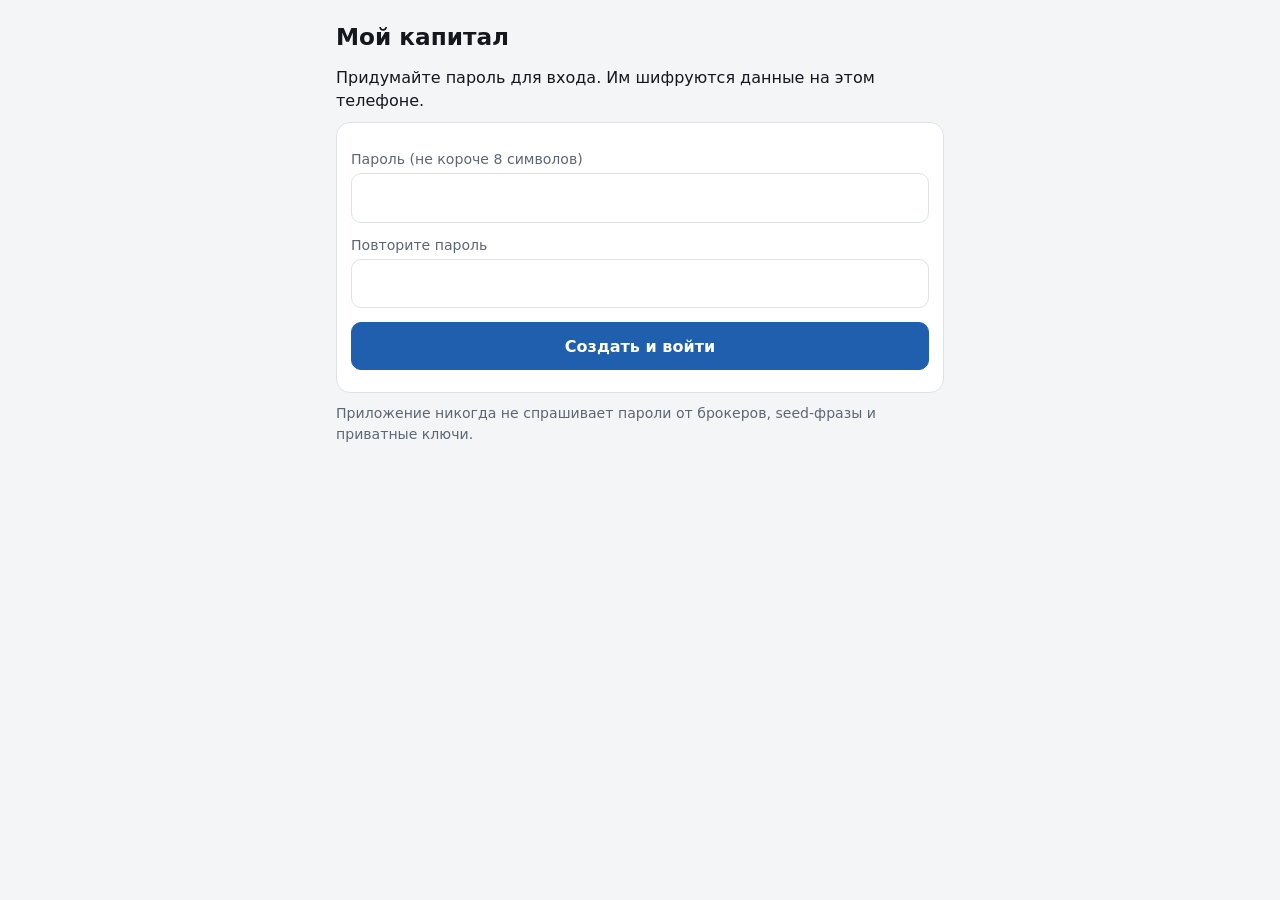
<file: index.html>
<!doctype html>
<html lang="ru">
<head>
<meta charset="utf-8">
<meta name="robots" content="noindex">
<meta http-equiv="refresh" content="0; url=docs/">
<title>Мой капитал</title>
</head>
<body><p><a href="docs/">Открыть приложение «Мой капитал»</a></p></body>
</html>
</file>
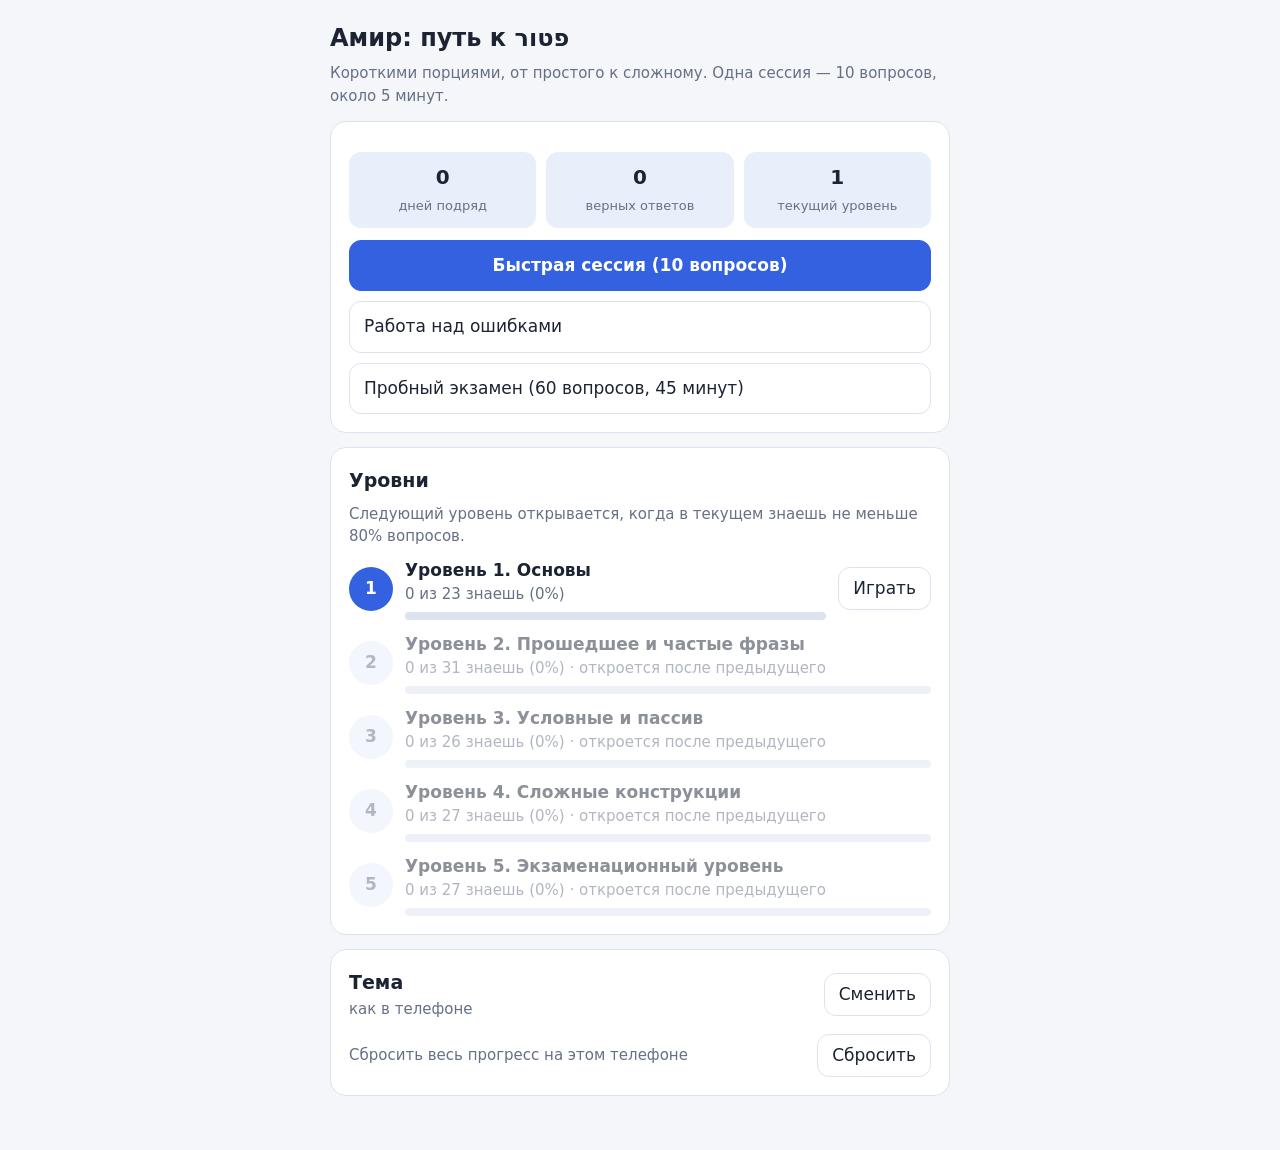
<file: amir-trainer/index.html>
<!doctype html>
<html lang="ru">
<head>
<meta charset="utf-8">
<meta name="viewport" content="width=device-width, initial-scale=1">
<title>Амир: путь к פטור</title>
<style>
  :root {
    --bg: #f4f6fa; --card: #ffffff; --text: #1c2333; --muted: #667085;
    --accent: #3461e0; --accent-ink: #ffffff; --ok: #1d9a52; --bad: #d23f3f;
    --gold: #e0a114; --line: #dde3ee; --soft: #e9eefb;
  }
  @media (prefers-color-scheme: dark) {
    :root:not([data-theme="light"]) {
      --bg: #12161f; --card: #1b2130; --text: #e7ebf3; --muted: #97a1b6;
      --accent: #6b8cff; --accent-ink: #0f1420; --ok: #3ec77a; --bad: #ff6b6b;
      --gold: #f2bd3c; --line: #2a3244; --soft: #222b40; color-scheme: dark;
    }
  }
  :root[data-theme="dark"] {
    --bg: #12161f; --card: #1b2130; --text: #e7ebf3; --muted: #97a1b6;
    --accent: #6b8cff; --accent-ink: #0f1420; --ok: #3ec77a; --bad: #ff6b6b;
    --gold: #f2bd3c; --line: #2a3244; --soft: #222b40; color-scheme: dark;
  }
  * { box-sizing: border-box; }
  html, body { margin: 0; }
  body {
    background: var(--bg); color: var(--text);
    font: 17px/1.5 system-ui, -apple-system, "Segoe UI", Roboto, sans-serif;
    padding-left: max(16px, env(safe-area-inset-left, 0px));
    padding-right: max(16px, env(safe-area-inset-right, 0px));
    padding-block: 16px 40px;
  }
  main { max-width: 620px; margin: 0 auto; }
  h1 { font-size: 24px; margin: 4px 0 4px; }
  h2 { font-size: 19px; margin: 0 0 8px; }
  p { margin: 6px 0; }
  .sub { color: var(--muted); font-size: 15px; }
  .card {
    background: var(--card); border: 1px solid var(--line);
    border-radius: 16px; padding: 18px; margin: 14px 0;
  }
  .row { display: flex; gap: 10px; align-items: center; justify-content: space-between; flex-wrap: wrap; }
  .stats { display: flex; gap: 10px; margin-top: 12px; }
  .stat { flex: 1; background: var(--soft); border-radius: 12px; padding: 10px; text-align: center; min-width: 0; }
  .stat b { display: block; font-size: 20px; font-variant-numeric: tabular-nums; }
  .stat span { font-size: 13px; color: var(--muted); }
  button {
    font: inherit; cursor: pointer; border-radius: 12px; min-height: 48px;
    border: 1px solid var(--line); background: var(--card); color: var(--text);
    padding: 12px 14px; text-align: left; width: 100%;
  }
  button:focus-visible { outline: 3px solid var(--accent); outline-offset: 2px; }
  button.primary { background: var(--accent); border-color: var(--accent); color: var(--accent-ink); text-align: center; font-weight: 600; }
  button.small { width: auto; min-height: 40px; padding: 8px 14px; text-align: center; }
  button:disabled { opacity: .55; cursor: default; }
  .btns { display: grid; gap: 10px; margin-top: 12px; }
  .level { display: flex; gap: 12px; align-items: center; }
  .level .dot {
    flex: 0 0 44px; height: 44px; border-radius: 50%; display: grid; place-items: center;
    background: var(--soft); font-weight: 700; color: var(--muted);
  }
  .level.open .dot { background: var(--accent); color: var(--accent-ink); }
  .level.done .dot { background: var(--gold); color: #1a1400; }
  .level .info { flex: 1; min-width: 0; }
  .level .name { font-weight: 600; }
  .bar { height: 8px; background: var(--line); border-radius: 4px; overflow: hidden; margin: 6px 0 0; }
  .bar > div { height: 100%; background: var(--accent); transition: width .3s; }
  .locked { opacity: .5; }
  .passage {
    background: var(--soft); border-radius: 12px; padding: 14px; font-size: 16px; margin-bottom: 12px;
  }
  .q { font-size: 19px; font-weight: 600; margin: 4px 0 12px; }
  .opts { display: grid; gap: 10px; }
  .opt.correct { border-color: var(--ok); background: color-mix(in srgb, var(--ok) 18%, var(--card)); }
  .opt.wrong { border-color: var(--bad); background: color-mix(in srgb, var(--bad) 16%, var(--card)); }
  .feedback {
    margin-top: 14px; padding: 14px; border-radius: 12px; background: var(--soft); font-size: 16px;
  }
  .feedback.ok b { color: var(--ok); }
  .feedback.bad b { color: var(--bad); }
  .timer { font-variant-numeric: tabular-nums; font-weight: 700; color: var(--accent); }
  .hidden { display: none !important; }
  .tag { display: inline-block; font-size: 13px; color: var(--muted); }
  .review { background: var(--soft); border-radius: 12px; padding: 12px; margin-top: 10px; font-size: 15px; }
  .big { font-size: 40px; font-weight: 700; margin: 6px 0; font-variant-numeric: tabular-nums; }
</style>
</head>
<body>
<main>
  <h1>Амир: путь к פטור</h1>
  <p class="sub">Короткими порциями, от простого к сложному. Одна сессия — 10 вопросов, около 5 минут.</p>

  <!-- ГЛАВНЫЙ ЭКРАН -->
  <section id="home">
    <div class="card">
      <div class="stats">
        <div class="stat"><b id="streakNum">0</b><span>дней подряд</span></div>
        <div class="stat"><b id="solvedNum">0</b><span>верных ответов</span></div>
        <div class="stat"><b id="levelNum">1</b><span>текущий уровень</span></div>
      </div>
      <div class="btns">
        <button class="primary" id="startSession">Быстрая сессия (10 вопросов)</button>
        <button id="startMistakes">Работа над ошибками</button>
        <button id="startExam">Пробный экзамен (60 вопросов, 45 минут)</button>
      </div>
    </div>

    <div class="card">
      <h2>Уровни</h2>
      <p class="sub">Следующий уровень открывается, когда в текущем знаешь не меньше 80% вопросов.</p>
      <div id="levels" style="display:grid;gap:12px;margin-top:10px"></div>
    </div>

    <div class="card">
      <div class="row">
        <div>
          <h2 style="margin-bottom:0">Тема</h2>
          <span class="sub" id="themeLabel"></span>
        </div>
        <button class="small" id="themeBtn">Сменить</button>
      </div>
      <div class="row" style="margin-top:12px">
        <span class="sub">Сбросить весь прогресс на этом телефоне</span>
        <button class="small" id="resetBtn">Сбросить</button>
      </div>
    </div>
  </section>

  <!-- ВОПРОС -->
  <section id="quiz" class="hidden">
    <div class="card">
      <div class="row">
        <span class="sub" id="counter"></span>
        <span class="timer hidden" id="timer"></span>
      </div>
      <div class="bar"><div id="progress" style="width:0"></div></div>
      <div style="margin-top:14px">
        <div id="passage" class="passage hidden"></div>
        <div class="tag" id="tag"></div>
        <p class="q" id="question"></p>
        <div class="opts" id="options"></div>
        <div id="feedback" class="feedback hidden"></div>
      </div>
      <div class="btns">
        <button class="primary" id="nextBtn" disabled>Дальше</button>
        <button id="quitBtn">Выйти на главный экран</button>
      </div>
    </div>
  </section>

  <!-- ИТОГ -->
  <section id="result" class="hidden">
    <div class="card" style="text-align:center">
      <h2 id="resTitle"></h2>
      <div class="big" id="resPct"></div>
      <p id="resText"></p>
      <div id="resReview" style="text-align:left"></div>
      <div class="btns">
        <button class="primary" id="resNext">Продолжить</button>
        <button id="resHome">На главный экран</button>
      </div>
    </div>
  </section>
</main>

<script src="questions.js"></script>
<script>
(function () {
  const $ = (id) => document.getElementById(id);
  const KEY = "amirPath.v2";
  const LEVEL_NAMES = ["Основы", "Прошедшее и частые фразы", "Условные и пассив", "Сложные конструкции", "Экзаменационный уровень"];
  const SECTION = { g: "Грамматика", v: "Лексика", r: "Тот же смысл", d: "Понимание текста" };
  const PASS = 0.8;
  const SESSION_SIZE = 10;
  const EXAM_SIZE = 60;
  const EXAM_MS = 45 * 60 * 1000;

  // Превращаем записи банка в объекты. id совпадает с позицией в банке,
  // поэтому прогресс не сбивается, если добавлять вопросы в конец.
  const ALL = window.QUESTIONS.map((r, i) => ({
    id: i, level: r[0], section: r[1], q: r[2], options: r[3], answer: r[4], explain: r[5], passage: r[6]
  }));

  // ---------- хранилище ----------
  function load() {
    try {
      const s = JSON.parse(localStorage.getItem(KEY));
      if (s && s.correct) return s;
    } catch (e) {}
    return { correct: {}, wrong: {}, streak: 0, lastDay: "" };
  }
  let st = load();
  function save() { try { localStorage.setItem(KEY, JSON.stringify(st)); } catch (e) {} }

  function today() { const d = new Date(); return d.getFullYear() + "-" + (d.getMonth() + 1) + "-" + d.getDate(); }
  function touchStreak() {
    const t = today();
    if (st.lastDay === t) return;
    const yesterday = new Date(Date.now() - 86400000);
    const y = yesterday.getFullYear() + "-" + (yesterday.getMonth() + 1) + "-" + yesterday.getDate();
    st.streak = st.lastDay === y ? st.streak + 1 : 1;
    st.lastDay = t;
  }

  // ---------- уровни ----------
  const LEVELS = [1, 2, 3, 4, 5];
  function levelItems(lv) { return ALL.filter((x) => x.level === lv); }
  function levelKnown(lv) {
    const items = levelItems(lv);
    return items.filter((x) => st.correct[x.id]).length;
  }
  function levelDone(lv) {
    const items = levelItems(lv);
    return levelKnown(lv) >= Math.ceil(items.length * PASS);
  }
  function unlockedLevel() {
    // Открыт первый уровень, а каждый следующий — когда предыдущий пройден.
    let open = 1;
    for (const lv of LEVELS) {
      open = lv;
      if (!levelDone(lv)) break;
    }
    return open;
  }

  function renderHome() {
    const open = unlockedLevel();
    $("streakNum").textContent = st.streak;
    $("solvedNum").textContent = Object.keys(st.correct).length;
    $("levelNum").textContent = open;
    const box = $("levels");
    box.innerHTML = "";
    LEVELS.forEach((lv) => {
      const items = levelItems(lv);
      const known = levelKnown(lv);
      const pct = Math.round(known / items.length * 100);
      const isOpen = lv <= open;
      const done = levelDone(lv);
      const el = document.createElement("div");
      el.className = "level " + (done ? "done" : isOpen ? "open" : "") + (isOpen ? "" : " locked");
      el.innerHTML =
        '<div class="dot">' + (done ? "✓" : lv) + '</div>' +
        '<div class="info"><div class="name">Уровень ' + lv + ". " + LEVEL_NAMES[lv - 1] + "</div>" +
        '<div class="sub">' + known + " из " + items.length + " знаешь (" + pct + "%)" +
        (isOpen ? "" : " · откроется после предыдущего") + "</div>" +
        '<div class="bar"><div style="width:' + pct + '%"></div></div></div>';
      if (isOpen) {
        const b = document.createElement("button");
        b.className = "small";
        b.textContent = "Играть";
        b.onclick = () => startSession({ level: lv });
        el.appendChild(b);
      }
      box.appendChild(el);
    });
  }

  // ---------- тема ----------
  const THEMES = ["auto", "light", "dark"];
  const THEME_NAMES = { auto: "как в телефоне", light: "светлая", dark: "тёмная" };
  function applyTheme() {
    let t = "auto";
    try { t = localStorage.getItem("amirPath.theme") || "auto"; } catch (e) {}
    document.documentElement.setAttribute("data-theme", t === "auto" ? "" : t);
    $("themeLabel").textContent = THEME_NAMES[t];
  }
  $("themeBtn").onclick = () => {
    let cur = "auto";
    try { cur = localStorage.getItem("amirPath.theme") || "auto"; } catch (e) {}
    const next = THEMES[(THEMES.indexOf(cur) + 1) % THEMES.length];
    try { localStorage.setItem("amirPath.theme", next); } catch (e) {}
    applyTheme();
  };

  // ---------- экраны ----------
  function show(name) {
    ["home", "quiz", "result"].forEach((s) => $(s).classList.toggle("hidden", s !== name));
    window.scrollTo(0, 0);
  }

  // ---------- сборка набора ----------
  function shuffle(a) {
    a = a.slice();
    for (let i = a.length - 1; i > 0; i--) {
      const j = Math.floor(Math.random() * (i + 1));
      [a[i], a[j]] = [a[j], a[i]];
    }
    return a;
  }

  // Вопросы с текстом (reading) оставляем в исходном порядке, чтобы группы шли подряд.
  function orderLevel(items) {
    const plain = shuffle(items.filter((x) => !x.passage));
    const reading = items.filter((x) => x.passage);
    return plain.concat(reading);
  }

  function buildSession(opts) {
    if (opts.exam) {
      return shuffle(ALL).slice(0, EXAM_SIZE);
    }
    if (opts.mistakes) {
      return shuffle(ALL.filter((x) => st.wrong[x.id] && !st.correct[x.id]));
    }
    const open = unlockedLevel();
    // Сначала то, что ещё не знаем, из открытых уровней.
    const pool = ALL.filter((x) => x.level <= open && !st.correct[x.id]);
    if (opts.level) {
      const lvl = levelItems(opts.level).filter((x) => !st.correct[x.id]);
      return orderLevel(lvl.length ? lvl : levelItems(opts.level)).slice(0, SESSION_SIZE);
    }
    const base = pool.length ? pool : ALL.filter((x) => x.level <= open);
    return shuffle(base).slice(0, SESSION_SIZE);
  }

  // ---------- проведение теста ----------
  let set = [], idx = 0, answers = [], timerId = null, deadline = 0, mode = null, lastLevel = null;

  function startSession(opts) {
    mode = opts;
    lastLevel = opts.level || null;
    set = buildSession(opts);
    if (!set.length) {
      alert("Здесь пока пусто. Сначала пройдите уровень, и откроются новые вопросы.");
      return;
    }
    idx = 0; answers = [];
    if (opts.exam) {
      deadline = Date.now() + EXAM_MS;
      $("timer").classList.remove("hidden");
      tick();
      timerId = setInterval(tick, 1000);
    } else {
      $("timer").classList.add("hidden");
    }
    show("quiz");
    render();
  }

  function tick() {
    const left = Math.max(0, deadline - Date.now());
    const m = Math.floor(left / 60000), s = Math.floor((left % 60000) / 1000);
    $("timer").textContent = String(m).padStart(2, "0") + ":" + String(s).padStart(2, "0");
    if (left <= 0) finish();
  }

  function render() {
    const q = set[idx];
    const exam = !!mode.exam;
    $("counter").textContent = "Вопрос " + (idx + 1) + " из " + set.length;
    $("progress").style.width = (idx / set.length * 100) + "%";
    $("tag").textContent = SECTION[q.section] + " · уровень " + q.level;
    const p = $("passage");
    if (q.passage) { p.textContent = q.passage; p.classList.remove("hidden"); }
    else { p.classList.add("hidden"); }
    $("question").textContent = q.q;
    const box = $("options");
    box.innerHTML = "";
    q.options.forEach((text, i) => {
      const b = document.createElement("button");
      b.className = "opt";
      b.textContent = String.fromCharCode(65 + i) + ". " + text;
      b.onclick = () => choose(i);
      box.appendChild(b);
    });
    $("feedback").classList.add("hidden");
    $("nextBtn").disabled = true;
    $("nextBtn").textContent = idx === set.length - 1 ? "Посмотреть итог" : "Дальше";
  }

  function choose(i) {
    if (answers[idx] !== undefined) return;
    const q = set[idx];
    const exam = !!mode.exam;
    answers[idx] = i;
    const ok = i === q.answer;
    const buttons = document.querySelectorAll("#options .opt");
    buttons.forEach((b) => b.disabled = true);
    if (!exam) {
      buttons[q.answer].classList.add("correct");
      if (!ok) buttons[i].classList.add("wrong");
      const f = $("feedback");
      f.className = "feedback " + (ok ? "ok" : "bad");
      f.innerHTML = "<b>" + (ok ? "Верно!" : "Почти. Правильно: " + q.options[q.answer]) + "</b><br>" + q.explain;
      f.classList.remove("hidden");
    }
    touchStreak();
    if (ok) { st.correct[q.id] = true; delete st.wrong[q.id]; }
    else { st.wrong[q.id] = true; }
    save();
    $("nextBtn").disabled = false;
  }

  $("nextBtn").onclick = () => {
    if (idx < set.length - 1) { idx++; render(); }
    else finish();
  };

  $("quitBtn").onclick = () => {
    if (timerId) clearInterval(timerId);
    timerId = null;
    renderHome(); show("home");
  };

  function finish() {
    if (timerId) clearInterval(timerId);
    timerId = null;
    const correct = set.reduce((n, q, i) => n + (answers[i] === q.answer ? 1 : 0), 0);
    const total = set.length;
    const pct = Math.round(correct / total * 100);
    const exam = !!mode.exam;
    const before = mode.level ? levelDone(mode.level) : false;
    const openBefore = unlockedLevel();

    $("resTitle").textContent = exam ? "Пробный экзамен" : mode.mistakes ? "Работа над ошибками" : mode.level ? "Уровень " + mode.level : "Сессия";
    $("resPct").textContent = pct + "%";
    let msg = "Правильно: " + correct + " из " + total + ".";
    if (!exam && mode.level && !before && levelDone(mode.level)) {
      msg += "<br><b>Уровень пройден. Следующий открыт!</b>";
    } else if (!exam && pct >= 80) {
      msg += "<br>Отличная сессия.";
    } else if (!exam) {
      msg += "<br>Не страшно: ошибки — это то, что нужно повторить. Попробуйте ещё раз.";
    } else {
      msg += "<br>Ориентир: стабильно 85%+. Реальный Амирнет адаптивный, шкала балла другая.";
    }
    $("resText").innerHTML = msg;
    $("resNext").textContent = exam ? "Ещё один экзамен" : "Ещё сессия";
    $("resNext").onclick = () => startSession(exam ? { exam: true } : (mode.level ? { level: mode.level } : {}));

    const rev = $("resReview");
    rev.innerHTML = "";
    const wrong = set.filter((q, i) => answers[i] !== undefined && answers[i] !== q.answer);
    if (wrong.length) {
      const h = document.createElement("p");
      h.innerHTML = "<b>Разбор ошибок:</b>";
      rev.appendChild(h);
      wrong.forEach((q) => {
        const d = document.createElement("div");
        d.className = "review";
        d.innerHTML = "<b>" + q.q + "</b><br>Правильно: " + q.options[q.answer] + "<br>" + q.explain;
        rev.appendChild(d);
      });
    }
    show("result");
    renderHome();
  }

  $("resHome").onclick = () => { renderHome(); show("home"); };

  $("startSession").onclick = () => startSession({});
  $("startMistakes").onclick = () => startSession({ mistakes: true });
  $("startExam").onclick = () => startSession({ exam: true });
  $("resetBtn").onclick = () => {
    // Встроенные диалоги могут не работать, поэтому подтверждение делаем кнопкой.
    const b = $("resetBtn");
    if (b.dataset.sure === "1") {
      st = { correct: {}, wrong: {}, streak: 0, lastDay: "" };
      save(); renderHome(); b.dataset.sure = "0"; b.textContent = "Сбросить";
    } else {
      b.dataset.sure = "1"; b.textContent = "Точно сбросить?";
    }
  };

  applyTheme();
  renderHome();
  show("home");
})();
</script>
</body>
</html>
</file>
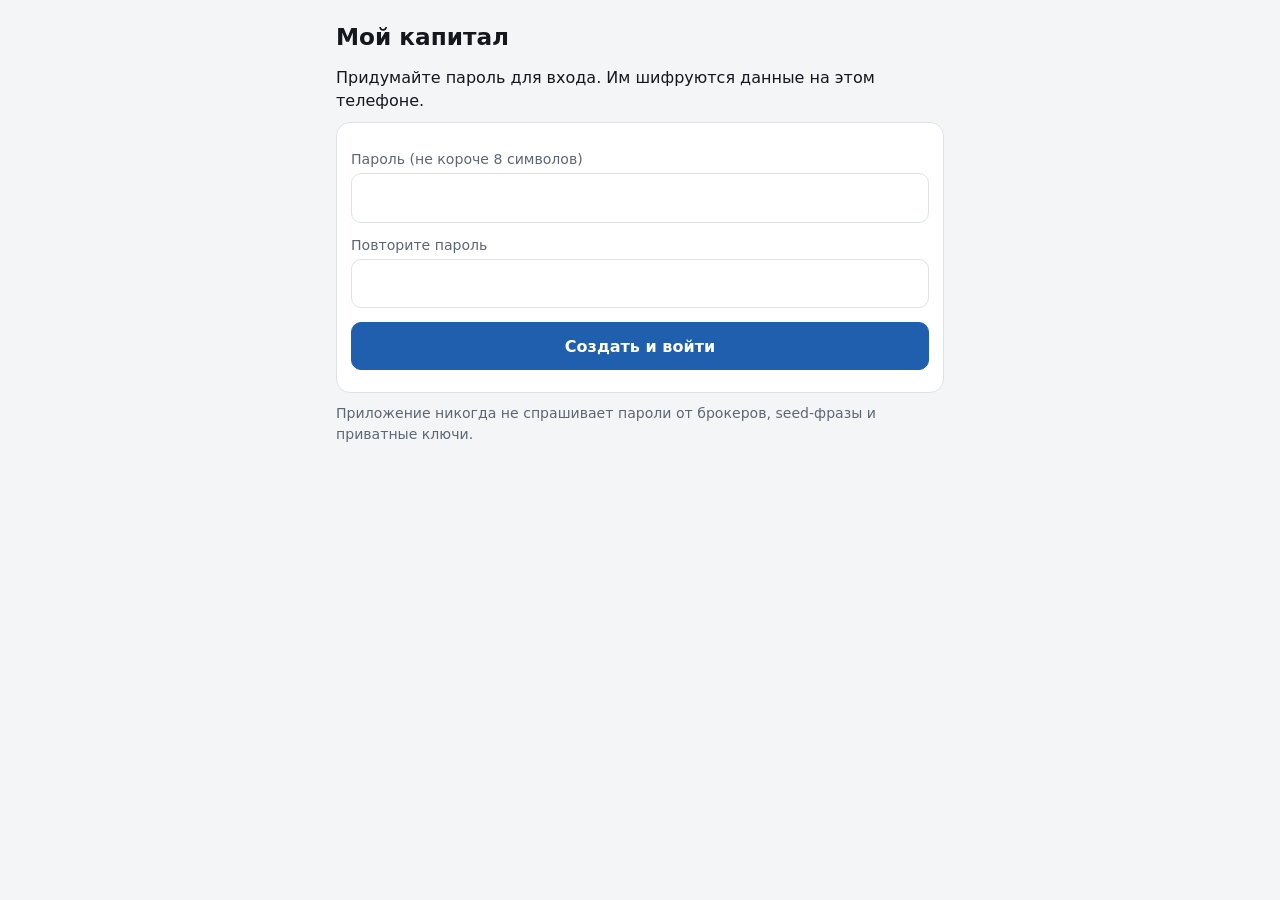
<file: docs/index.html>
<!doctype html>
<html lang="ru">
<head>
<meta charset="utf-8">
<meta name="viewport" content="width=device-width, initial-scale=1, viewport-fit=cover">
<meta name="theme-color" content="#1f5fae">
<meta name="robots" content="noindex">
<title>Мой капитал</title>
<link rel="manifest" href="manifest.webmanifest">
<link rel="icon" href="icon-192.png">
<link rel="apple-touch-icon" href="icon-192.png">
<link rel="stylesheet" href="style.css">
</head>
<body>
<main id="app"><p class="muted center">Загрузка…</p></main>
<nav id="nav" hidden></nav>
<div id="toast" role="status" aria-live="polite"></div>
<noscript>Приложению нужен JavaScript.</noscript>
<script type="module" src="app.js"></script>
</body>
</html>
</file>
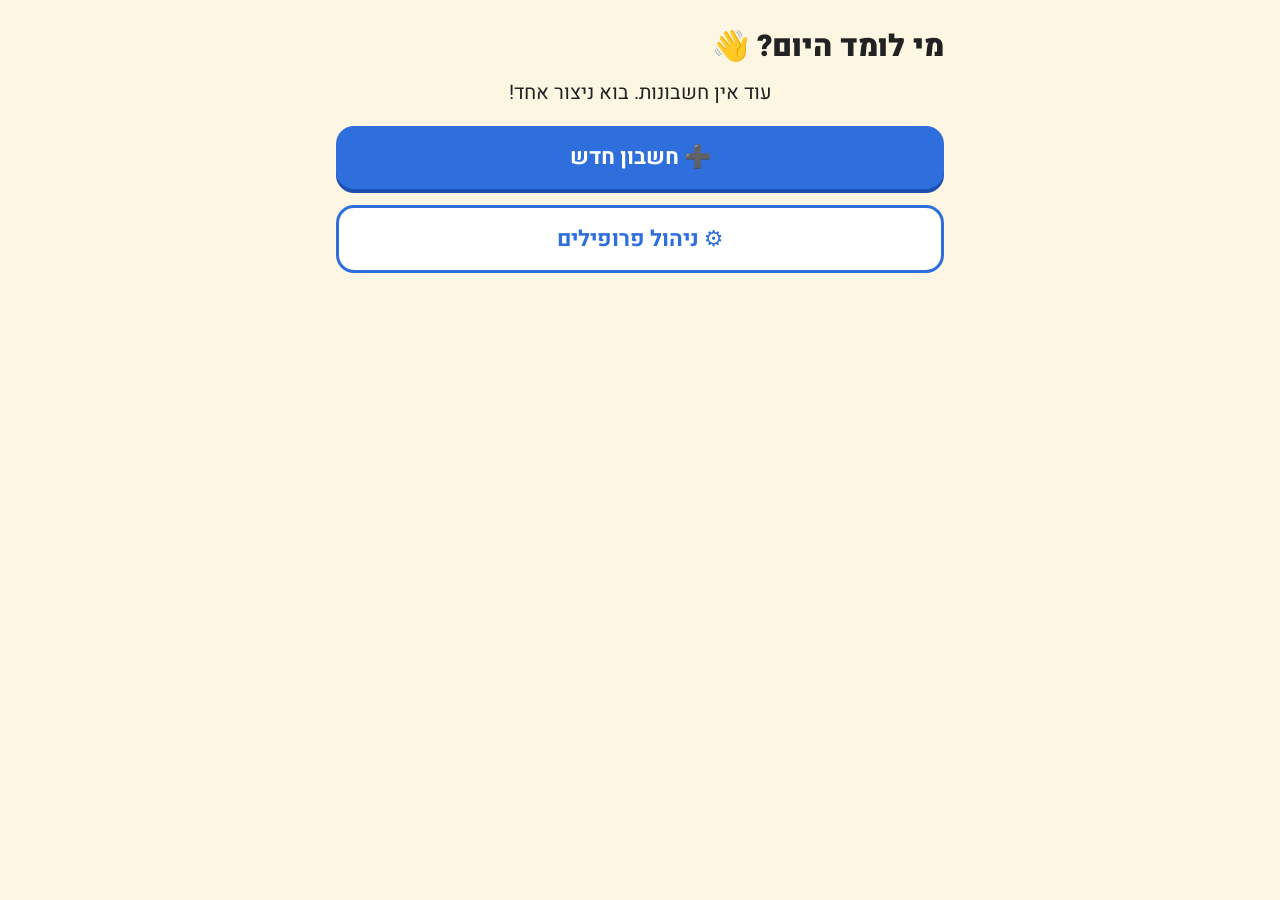
<file: tagbur/index.html>
<!doctype html>
<html lang="he" dir="rtl">
<head>
<meta charset="utf-8">
<meta name="viewport" content="width=device-width,initial-scale=1">
<title>מסע הכוכבים</title>
<link rel="manifest" href="manifest.webmanifest">
<link rel="icon" href="icon-192.png">
<link rel="apple-touch-icon" href="icon-192.png">
<meta name="theme-color" content="#2f6fdd">
<meta name="apple-mobile-web-app-capable" content="yes">
<link rel="preconnect" href="https://fonts.googleapis.com">
<link rel="preconnect" href="https://fonts.gstatic.com" crossorigin>
<link href="https://fonts.googleapis.com/css2?family=Atkinson+Hyperlegible:wght@400;700&family=Heebo:wght@400;700;900&display=swap" rel="stylesheet">
<style>
:root{--bg:#fdf6e3;--ink:#222;--muted:#666;--line:#e4dccb;--blue:#2f6fdd;--green:#2e9e5b;--orange:#e0883a;--gold:#f5b400}
*{box-sizing:border-box}
body{margin:0;background:var(--bg);color:var(--ink);font:20px/1.75 Heebo,system-ui,sans-serif}
#app{max-width:640px;margin:0 auto;padding:16px 16px 48px}
h1{font-size:30px;font-weight:900;margin:12px 0 8px;line-height:1.3}
h2{font-size:24px;font-weight:900;margin:8px 0}
p{margin:8px 0}
.center{text-align:center}
.card{background:#fff;border:2px solid var(--line);border-radius:20px;padding:18px 20px;margin:14px 0;box-shadow:0 4px 0 var(--line)}
.stars{font-size:26px;font-weight:900;color:#b07a00;margin:0}
.big{display:flex;align-items:center;gap:16px;width:100%;text-align:right;background:#fff;color:inherit;font:inherit;border:3px solid var(--line);border-radius:22px;padding:18px 20px;margin:14px 0;cursor:pointer;box-shadow:0 5px 0 var(--line);min-height:88px}
.big:active{transform:translateY(3px);box-shadow:0 2px 0 var(--line)}
.big .ic{width:72px;height:72px;border-radius:20px;display:flex;align-items:center;justify-content:center;flex-shrink:0;font-size:40px;line-height:1}
.hero{background:linear-gradient(135deg,#2f6fdd,#7b5cf0);color:#fff;border-radius:24px;padding:20px 22px;margin:12px 0 4px;box-shadow:0 6px 0 #1d4fb0}
.hero-hi{font-size:26px;font-weight:900;margin:0}
.hero-stars{font-size:30px;font-weight:900;margin:4px 0}
.hero-next{margin:4px 0 12px;opacity:.95}
.bar{height:16px;background:rgba(255,255,255,.35);border-radius:10px;overflow:hidden}
.fill{display:block;height:100%;background:#ffd23f;border-radius:10px;transition:width .6s}
button:focus-visible,.choice:focus-visible{outline:4px solid #ffd23f;outline-offset:3px}
.big b{font-size:24px;display:block}
.big small{color:var(--muted);font-size:17px}
.btn{font:inherit;font-weight:700;font-size:22px;min-height:58px;padding:12px 22px;border:0;border-radius:18px;background:var(--blue);color:#fff;cursor:pointer;box-shadow:0 4px 0 #1d4fb0;margin:8px 0;width:100%}
.btn.alt{background:#fff;color:var(--blue);border:3px solid var(--blue);box-shadow:none}
.btn:active{transform:translateY(2px)}
.speak{font:inherit;font-size:22px;font-weight:700;background:#fff3c4;color:var(--ink);border:3px solid var(--gold);border-radius:999px;padding:10px 20px;cursor:pointer;margin:6px 0;min-height:52px}
.en{font-family:'Atkinson Hyperlegible',Heebo,sans-serif;direction:ltr;letter-spacing:.05em}
.progress{display:flex;gap:8px;margin:6px 0 4px}
.progress span{flex:1;height:14px;border-radius:8px;background:var(--line)}
.progress span.done{background:var(--green)}
.progress span.now{background:var(--gold)}
.count{color:var(--muted);font-size:17px;margin:0 0 10px}
.big-word{font-size:56px;text-align:center;margin:10px 0;line-height:1.2}
.prompt{font-size:22px;font-weight:700;text-align:center;margin:10px 0}
.sentence{font-size:28px;font-weight:700;text-align:center;direction:ltr;font-family:'Atkinson Hyperlegible',Heebo,sans-serif;margin:12px 0}
.choices{display:grid;gap:12px;margin-top:14px}
.choice{font:inherit;font-size:22px;min-height:66px;padding:12px 14px;border-radius:18px;border:3px solid #cfc6b2;background:#fff;color:var(--ink);cursor:pointer}
.choice.ok{background:#d9f5e3;border-color:var(--green)}
.choice.nope{background:#fde7d3;border-color:var(--orange);opacity:.6}
.choice:disabled{cursor:default}
.msg{min-height:38px;font-size:24px;font-weight:700;text-align:center;margin:10px 0 0}
.hint{font-size:20px;color:var(--muted);text-align:center;margin:6px 0 0;min-height:30px}
.slots{display:flex;gap:6px;justify-content:center;direction:ltr;flex-wrap:wrap;margin:14px 0}
.slot{width:54px;height:66px;border-bottom:4px solid var(--ink);font:700 38px 'Atkinson Hyperlegible',sans-serif;display:flex;align-items:center;justify-content:center}
.tiles{display:flex;gap:10px;justify-content:center;direction:ltr;flex-wrap:wrap;margin-top:12px}
.tile{width:62px;height:62px;border-radius:16px;border:0;background:#c9e0ff;font:700 32px 'Atkinson Hyperlegible',sans-serif;cursor:pointer;box-shadow:0 4px 0 #8fb6ea;color:var(--ink)}
.tile:disabled{visibility:hidden}
.row{display:flex;gap:10px;justify-content:center;flex-wrap:wrap}
.row .speak,.row .btn{width:auto;margin:6px 0}
.story{font-size:22px;line-height:2;background:#f3f8ff;border-radius:16px;padding:14px 18px;margin:10px 0}
.shake{animation:shake .4s}
.pop{animation:pop .4s}
@keyframes shake{20%,60%{transform:translateX(-8px)}40%,80%{transform:translateX(8px)}}
@keyframes pop{0%{transform:scale(.6);opacity:0}70%{transform:scale(1.08);opacity:1}100%{transform:scale(1)}}
.choice.sel{border-color:var(--blue);background:#e4efff}
.pairs{display:grid;grid-template-columns:1fr 1fr;gap:10px;margin-top:12px}
.pairs .col{display:grid;gap:10px;align-content:start}
.pair{font-size:20px;min-height:60px;padding:8px 10px}
.row .choice{width:auto;min-height:56px;font-size:22px;padding:10px 16px}
.grades{display:grid;grid-template-columns:repeat(4,1fr);gap:8px;margin:10px 0}
.grade{font:inherit;font-size:22px;font-weight:700;min-height:56px;border:3px solid var(--line);border-radius:14px;background:#fff;color:var(--ink);cursor:pointer}
.grade.on{background:var(--blue);border-color:var(--blue);color:#fff}
.pin{font:inherit;font-size:24px;width:100%;padding:12px 14px;border:3px solid var(--line);border-radius:14px;margin:8px 0 14px;background:#fff;color:var(--ink)}
ul{padding-right:22px}
li{margin:6px 0}
@media (prefers-reduced-motion:reduce){.shake,.pop{animation:none}}
</style>
</head>
<body>
<main id="app"></main>
<script src="words-1.js"></script>
<script src="words-2.js"></script>
<script src="words-3.js"></script>
<script src="words-4.js"></script>
<script src="words-5.js"></script>
<script src="words-6.js"></script>
<script src="words-7.js"></script>
<script src="words-8.js"></script>
<script src="words-9.js"></script>
<script src="words-10.js"></script>
<script src="words-11.js"></script>
<script src="words-12.js"></script>

<script>
// ===================================================================
// תוכן - אפשר להוסיף או לשנות כאן מילים, משפטים וסיפורים
// ===================================================================
const WORDS = [
  {en:'dog', he:'כלב', emoji:'🐶'},
  {en:'cat', he:'חתול', emoji:'🐱'},
  {en:'apple', he:'תפוח', emoji:'🍎'},
  {en:'banana', he:'בננה', emoji:'🍌'},
  {en:'school', he:'בית ספר', emoji:'🏫'},
  {en:'book', he:'ספר', emoji:'📖'},
  {en:'sun', he:'שמש', emoji:'☀️'},
  {en:'rain', he:'גשם', emoji:'🌧️'},
  {en:'house', he:'בית', emoji:'🏠'},
  {en:'water', he:'מים', emoji:'💧'},
  {en:'tree', he:'עץ', emoji:'🌳'},
  {en:'bird', he:'ציפור', emoji:'🐦'},
  {en:'fish', he:'דג', emoji:'🐟'},
  {en:'horse', he:'סוס', emoji:'🐴'},
  {en:'friend', he:'חבר', emoji:'👫'},
  {en:'happy', he:'שמח', emoji:'😊'},
];

const SENTENCES = [
  {s:'I ___ an apple every day.', opts:['eat','eats','eating'], a:'eat', he:'אני אוכל תפוח כל יום.'},
  {s:'She ___ to school by bus.', opts:['go','goes','going'], a:'goes', he:'היא נוסעת לבית הספר באוטובוס.'},
  {s:'They ___ playing football now.', opts:['is','are','am'], a:'are', he:'הם משחקים כדורגל עכשיו.'},
  {s:'My dog ___ very big.', opts:['is','are','am'], a:'is', he:'הכלב שלי גדול מאוד.'},
  {s:'The cat is ___ the table.', opts:['under','happy','blue'], a:'under', he:'החתול נמצא מתחת לשולחן.'},
  {s:'Yesterday I ___ a book.', opts:['read','reads','reading'], a:'read', he:'אתמול קראתי ספר.'},
  {s:'He ___ a bike.', opts:['has','have','having'], a:'has', he:'יש לו אופניים.'},
];

const BIBLE = [
  {title:'בריאת העולם', emoji:'🌍',
   text:'אלוהים ברא את העולם בשישה ימים. בכל יום ברא דברים חדשים: אור, שמיים, צמחים, שמש וירח, בעלי חיים ואדם. ביום השביעי אלוהים שבת ונח.',
   q:'כמה ימים ברא אלוהים את העולם?', opts:['שישה','שבעה','עשרה'], a:'שישה'},
  {title:'נח והתיבה', emoji:'🚢',
   text:'אלוהים ביקש מנח לבנות תיבה גדולה. נח הכניס לתיבה זוג מכל בעל חיים. אחרי המבול יצאה יונה ומצאה עלה זית, וזה אמר שהמים ירדו. אלוהים שם קשת בשמיים כסימן.',
   q:'איזו ציפור חזרה לנח עם עלה זית בפה?', opts:['יונה','ינשוף','תרנגולת'], a:'יונה'},
  {title:'יוסף וכתונת הפסים', emoji:'🧥',
   text:'יעקב, אביו של יוסף, אהב אותו יותר מכל ילדיו, ונתן לו כתונת מיוחדת. האחים קינאו בו, ומכרו אותו לסוחרים שהביאו אותו למצרים. שם יוסף הפך לאדם חשוב.',
   q:'מה היה מיוחד בכתונת של יוסף?', opts:['הייתה צבעונית עם פסים','הייתה שחורה לגמרי','הייתה קטנה מאוד'], a:'הייתה צבעונית עם פסים'},
  {title:'משה בתיבת הגומא', emoji:'👶',
   text:'פרעה, מלך מצרים, ציווה להרוג את הבנים של בני ישראל. אמא של משה שמה אותו בתיבה קטנה מגומא ליד היאור. בת פרעה מצאה אותו, והחליטה לגדל אותו כבנה.',
   q:'איפה שמו את משה התינוק?', opts:['בתיבה קטנה ליד היאור','בתוך בית גדול','על הר גבוה'], a:'בתיבה קטנה ליד היאור'},
  {title:'דוד וגלית', emoji:'🪨',
   text:'גלית היה לוחם ענק מהפלשתים, והוא אתגר את ישראל. דוד, נער צעיר שרעה צאן, יצא נגדו עם קלע וחמישה חלוקי נחל. דוד הטיל את האבן ופגע בגלית.',
   q:'באיזה נשק השתמש דוד?', opts:['קלע וחלוקי נחל','חרב ומגן','קשת וחצים'], a:'קלע וחלוקי נחל'},
  {title:'עשרת הדיברות', emoji:'📜',
   text:'משה עלה להר סיני, ושם קיבל מאלוהים את עשרת הדיברות. הדיברות נכתבו על שני לוחות אבן. בהם כללים חשובים, כמו לכבד את אבא ואמא ולא לגנוב.',
   q:'איפה משה קיבל את עשרת הדיברות?', opts:['בהר סיני','בחוף הים','במצרים'], a:'בהר סיני'},
];

// מדעים (כיתה ה׳): כל נושא עם הסבר קצר ושאלה אחת
const SCIENCE = [
  {title:'מחזור המים', emoji:'💧',
   text:'השמש מחממת מים מהים ומהנהרות, והם מתאדים ועולים לאוויר. באוויר הם מתקררים ומתעבים לעננים. כשהטיפות גדולות מספיק, הן יורדות כגשם.',
   q:'מה קורה למים כשהם מתאדים?', opts:['הם עולים לאוויר','הם נעלמים לתמיד','הם הופכים לאבן'], a:'הם עולים לאוויר'},
  {title:'הלב', emoji:'❤️',
   text:'הלב הוא שריר שמשאיב דם בגוף. הדם מביא לתאים חמצן וחומרי מזון, ולוקח מהם פחמן דו-חמצני. הלב פועל כל הזמן, גם כשאנחנו ישנים.',
   q:'מה הלב עושה?', opts:['שואב דם בגוף','מעכל אוכל','נושם אוויר'], a:'שואב דם בגוף'},
  {title:'פוטוסינתזה', emoji:'🌱',
   text:'צמחים מכינים לעצמם מזון בעזרת אור השמש. בתהליך הזה הם משתמשים במים ובפחמן דו-חמצני, ומשחררים לאוויר חמצן.',
   q:'מה הצמח משחרר לאוויר בתהליך הזה?', opts:['חמצן','חנקן','אדים בלבד'], a:'חמצן'},
  {title:'מעגל חשמלי', emoji:'💡',
   text:'כדי שנורה תידלק צריך מקור חשמל, חוטים מוליכים ומעגל סגור. אם המעגל נפתח, הזרם נעצר והנורה כבה.',
   q:'מה צריך כדי שנורה תידלק?', opts:['מעגל סגור','מעגל פתוח','כוס מים'], a:'מעגל סגור'},
  {title:'מזון ותזונה', emoji:'🥗',
   text:'כדי לגדול ולהיות בריאים צריך לאכול מזון מגוון. פירות וירקות מספקים ויטמינים ומינרלים, וחלבונים כמו ביצים וקטניות בונים שרירים.',
   q:'איזה מזון בונה שרירים?', opts:['ביצים וקטניות','ממתקים','מיץ בלבד'], a:'ביצים וקטניות'},
  {title:'מערכת העיכול', emoji:'🍽️',
   text:'האוכל נכנס לפה ונטחן, ומשם הוא עובר בוושט אל הקיבה. בסוף המסלול, במעי הדק, חומרי המזון נספגים אל הדם.',
   q:'איפה חומרי המזון נספגים לדם?', opts:['במעי הדק','בפה','בוושט'], a:'במעי הדק'},
];

// מתמטיקה (כיתה ה׳): כל נושא עם הסבר קצר ושאלה אחת
const MATH = [
  {title:'כפל', emoji:'✖️',
   text:'כדי לכפול, מחברים שוב ושוב את אותו מספר. למשל: 4 × 3 זה 4 + 4 + 4.',
   q:'כמה זה 12 × 4?', opts:['48','44','52'], a:'48'},
  {title:'שברים', emoji:'🍕',
   text:'שבר מורכב ממונה ומכנה. המכנה מראה לכמה חלקים שווים חולקים את השלם, והמונה מראה כמה חלקים לוקחים.',
   q:'בפיצה חולקו 8 חתיכות שוות, ולקחתי 3. איזה שבר מתאים?', opts:['3/8','8/3','5/8'], a:'3/8'},
  {title:'שטח מלבן', emoji:'📐',
   text:'שטח מלבן מחשבים בכפל האורך ברוחב. היחידה היא סנטימטר רבוע.',
   q:'מלבן באורך 6 ס״מ וברוחב 4 ס״מ. מה השטח שלו?', opts:['24 ס״מ רבוע','20 ס״מ רבוע','10 ס״מ רבוע'], a:'24 ס״מ רבוע'},
  {title:'חילוק', emoji:'🍪',
   text:'חילוק הוא חלוקה לחלקים שווים. אפשר לבדוק בעזרת כפל: אם 5 × 7 = 35, אז 35 ÷ 5 = 7.',
   q:'כמה זה 45 ÷ 9?', opts:['5','6','9'], a:'5'},
  {title:'אחוזים', emoji:'💯',
   text:'אחוז הוא חלק מתוך 100. 50% פירושו חצי.',
   q:'כמה זה 50% מ-80?', opts:['40','50','30'], a:'40'},
  {title:'מספרים עשרוניים', emoji:'🔢',
   text:'במספר עשרוני, הספרה שאחרי הנקודה מייצגת עשיריות. למשל 2.5 הוא שני שלמים וחצי.',
   q:'איזה מספר שווה ל-2.5?', opts:['2 וחצי','25','2 ועשירית'], a:'2 וחצי'},
];

// עברית (כיתה ה׳): דקדוק ואוצר מילים
const HEBREW = [
  {title:'שם עצם ושם תואר', emoji:'📝',
   text:'שם עצם הוא שם של דבר, כמו ילד או בית. שם תואר מתאר אותו, כמו גדול או יפה.',
   q:'איזו מילה היא שם תואר?', opts:['גדול','ילד','בית'], a:'גדול'},
  {title:'סימני פיסוק', emoji:'❓',
   text:'סימן שאלה מסמן שאלה. נקודה מסיימת משפט, ופסיק מפריד בין חלקים במשפט.',
   q:'באיזה סימן מסיימים משפט שאלה?', opts:['סימן שאלה','נקודה','פסיק'], a:'סימן שאלה'},
  {title:'זמנים של פועל', emoji:'🏃',
   text:'הפועל משתנה לפי הזמן: עבר, הווה ועתיד. "אני הולך" בהווה, "אתמול הלכתי" בעבר.',
   q:'איזה משפט כתוב בזמן עבר?', opts:['אתמול הלכתי לגן','אני הולך לגן','מחר אלך לגן'], a:'אתמול הלכתי לגן'},
  {title:'מילים נרדפות', emoji:'🔁',
   text:'מילים נרדפות הן מילים שונות שמשמעותן דומה, כמו "יפה" ו"נאה".',
   q:'איזו מילה נרדפת ל"שמח"?', opts:['עליז','עצוב','כועס'], a:'עליז'},
  {title:'רבים ויחיד', emoji:'🐦',
   text:'ברבים מוסיפים סיומת. למשל: ציפור ← ציפורים, ספר ← ספרים.',
   q:'מה הרבים של "כלב"?', opts:['כלבים','כלבות','כלבי'], a:'כלבים'},
];

// תוכן לפי מקצוע וכיתה. לכיתה שאין לה עדיין תוכן יוצגת הודעה מתאימה.
const GRADES = [1,2,3,4,5,6,7,8,9,10,11,12].map(n => ({n, name:['א׳','ב׳','ג׳','ד׳','ה׳','ו׳','ז׳','ח׳','ט׳','י׳','י״א','י״ב'][n-1]}));
const gradeName = n => GRADES[n-1].name;
// תוכן נוסף לכיתות א׳-ד׳. טיוטה לפי רמת הכיתה, עוד לא נבדקה מול תוכנית משרד החינוך.
const LOWER = {
  en: {
    1: {
      words: [
        {en:'cat', he:'חתול', emoji:'🐱'}, {en:'dog', he:'כלב', emoji:'🐶'},
        {en:'sun', he:'שמש', emoji:'☀️'}, {en:'hat', he:'כובע', emoji:'🎩'},
        {en:'bus', he:'אוטובוס', emoji:'🚌'}, {en:'egg', he:'ביצה', emoji:'🥚'},
        {en:'fish', he:'דג', emoji:'🐟'}, {en:'pig', he:'חזיר', emoji:'🐷'},
        {en:'frog', he:'צפרדע', emoji:'🐸'}, {en:'cow', he:'פרה', emoji:'🐮'},
      ],
      sentences: [
        {s:'The ___ says moo.', opts:['cow','pig','cat'], a:'cow', he:'הפרה אומרת מו.'},
        {s:'The ___ is hot.', opts:['sun','dog','hat'], a:'sun', he:'השמש חמה.'},
      ],
    },
    2: {
      words: [
        {en:'pen', he:'עט', emoji:'🖊️'}, {en:'bag', he:'תיק', emoji:'🎒'},
        {en:'car', he:'מכונית', emoji:'🚗'}, {en:'moon', he:'ירח', emoji:'🌙'},
        {en:'star', he:'כוכב', emoji:'⭐'}, {en:'ball', he:'כדור', emoji:'⚽'},
        {en:'milk', he:'חלב', emoji:'🥛'}, {en:'box', he:'קופסה', emoji:'📦'},
        {en:'chair', he:'כיסא', emoji:'🪑'}, {en:'door', he:'דלת', emoji:'🚪'},
      ],
      sentences: [
        {s:'The ___ is in the bag.', opts:['pen','sun','moon'], a:'pen', he:'העט נמצא בתיק.'},
        {s:'I ride a ___.', opts:['bike','book','bell'], a:'bike', he:'אני רוכב על אופניים.'},
      ],
    },
    3: {
      words: [
        {en:'mom', he:'אמא', emoji:'👩'}, {en:'dad', he:'אבא', emoji:'👨'},
        {en:'boy', he:'ילד', emoji:'👦'}, {en:'girl', he:'ילדה', emoji:'👧'},
        {en:'green', he:'ירוק', emoji:'🟢'}, {en:'blue', he:'כחול', emoji:'🔵'},
        {en:'shoe', he:'נעל', emoji:'👟'}, {en:'nose', he:'אף', emoji:'👃'},
        {en:'hand', he:'יד', emoji:'✋'}, {en:'eye', he:'עין', emoji:'👁️'},
      ],
      sentences: [
        {s:'My ___ is tall.', opts:['dad','cat','sun'], a:'dad', he:'אבא שלי גבוה.'},
        {s:'The sky is ___.', opts:['blue','green','black'], a:'blue', he:'השמיים כחולים.'},
      ],
    },
    4: {
      words: [
        {en:'family', he:'משפחה', emoji:'👨‍👩‍👧'}, {en:'kitchen', he:'מטבח', emoji:'🍳'},
        {en:'garden', he:'גינה', emoji:'🌷'}, {en:'shop', he:'חנות', emoji:'🏪'},
        {en:'bike', he:'אופניים', emoji:'🚲'}, {en:'jacket', he:'מעיל', emoji:'🧥'},
        {en:'pencil', he:'עיפרון', emoji:'✏️'}, {en:'teacher', he:'מורה', emoji:'👩‍🏫'},
        {en:'rabbit', he:'ארנב', emoji:'🐰'}, {en:'window', he:'חלון', emoji:'🪟'},
      ],
      sentences: [
        {s:'I go to the ___ with my mom.', opts:['shop','shoe','ship'], a:'shop', he:'אני הולך לחנות עם אמא.'},
        {s:'She ___ a book every night.', opts:['reads','read','reading'], a:'reads', he:'היא קוראת ספר כל לילה.'},
        {s:'We ___ in the garden.', opts:['play','plays','playing'], a:'play', he:'אנחנו משחקים בגינה.'},
      ],
    },
  },
  hebrew: {
    1: {stories: [
      {title:'האותיות ב׳ ו-ת׳', emoji:'🅱️', text:'האות ב׳ נשמעת "ב", כמו במילה בית. ת׳ נשמעת "ת", כמו במילה תיק.', q:'באיזו אות מתחילה המילה "בית"?', opts:['ב׳','א׳','ת׳'], a:'ב׳'},
      {title:'האות ש׳', emoji:'🌞', text:'האות ש׳ נשמעת "שׁ", כמו במילה שמש.', q:'באיזו אות מתחילה המילה "שמש"?', opts:['ש׳','ס׳','מ׳'], a:'ש׳'},
      {title:'האות ד׳', emoji:'🐟', text:'האות ד׳ נשמעת "ד", כמו במילה דג.', q:'איזו מילה מתחילה באות ד׳?', opts:['דג','גן','ים'], a:'דג'},
      {title:'קוראים מילה', emoji:'📖', text:'קוראים את האותיות אחת אחרי השנייה: ב-י-ת קורא "בית".', q:'איזו מילה נקראת מהאותיות ב-י-ת?', opts:['בית','תיק','יום'], a:'בית'},
      {title:'סוף המילה', emoji:'✍️', text:'המילה "יום" מסתיימת באות ם׳ בסוף.', q:'באיזו אות מסתיימת המילה "יום"?', opts:['ם׳','מ׳','ן׳'], a:'ם׳'},
    ]},
    2: {stories: [
      {title:'סדר האלפבית', emoji:'🔤', text:'האלפבית מתחיל באות א׳ ונמשך לאותיות הבאות: ב׳, ג׳, ד׳ וכן הלאה.', q:'איזו אות באה אחרי ג׳?', opts:['ד׳','ב׳','ה׳'], a:'ד׳'},
      {title:'שם פרטי', emoji:'🙋', text:'שם פרטי הוא שם של אדם, כמו דני. שם עצם כללי הוא שם של דבר, כמו כלב.', q:'איזו מילה היא שם פרטי?', opts:['דני','כלב','בית'], a:'דני'},
      {title:'הפך', emoji:'↔️', text:'מילים הפוכות הן מילים שמשמעותן הפוכה, כמו גדול וקטן.', q:'מה ההפך מ"חם"?', opts:['קר','רך','ארוך'], a:'קר'},
      {title:'משפט מלא', emoji:'🏃', text:'משפט מלא מכיל מי עושה ומה עושה, למשל: הילד רץ.', q:'איזה משפט הוא משפט מלא?', opts:['הילד רץ','בבית','יפה מאוד'], a:'הילד רץ'},
      {title:'מילות שאלה', emoji:'❔', text:'המילה "מי" שואלת על אדם, והמילה "מה" שואלת על דבר.', q:'איזו מילה שואלת על אדם?', opts:['מי','מה','איפה'], a:'מי'},
    ]},
    3: {stories: [
      {title:'זכר ונקבה', emoji:'📚', text:'לשם עצם יש מין: זכר או נקבה. "ילד" הוא זכר, "ילדה" היא נקבה.', q:'מה המין של "ספר"?', opts:['זכר','נקבה','רבים'], a:'זכר'},
      {title:'מילה מורכבת', emoji:'🏫', text:'מילה מורכבת מורכבת משתי מילים, כמו "בית ספר".', q:'איזו מילה היא מילה מורכבת?', opts:['בית ספר','ספר','בית'], a:'בית ספר'},
      {title:'פועל', emoji:'🏃', text:'פועל מראה מה עושים, כמו רץ, קורא או אוכל.', q:'איזו מילה היא פועל?', opts:['קורא','ספר','יפה'], a:'קורא'},
      {title:'מבנה סיפור', emoji:'📜', text:'לכל סיפור יש דמויות ועלילה. הסיפור מתחיל, מתפתח ומסתיים.', q:'מה יש בכל סיפור?', opts:['דמויות ועלילה','רק שאלות','רק מספרים'], a:'דמויות ועלילה'},
      {title:'שם תואר', emoji:'🌸', text:'שם תואר מתאר דבר, כמו יפה או גדול.', q:'איזו מילה היא שם תואר במשפט "הפרח יפה"?', opts:['יפה','הפרח','פרח'], a:'יפה'},
    ]},
    4: {stories: [
      {title:'שם עצם מופשט', emoji:'💛', text:'שם עצם מופשט הוא רגש או רעיון, כמו אהבה או אומץ.', q:'איזו מילה היא שם עצם מופשט?', opts:['אומץ','כיסא','עץ'], a:'אומץ'},
      {title:'מילת יחס', emoji:'📍', text:'מילות יחס מראות מיקום, כמו על, תחת, לפני ואחרי.', q:'איזו מילה היא מילת יחס?', opts:['תחת','ילד','רץ'], a:'תחת'},
      {title:'קריאה בהבנה', emoji:'👀', text:'לפני שעונים על שאלה, כדאי לקרוא את הסיפור שוב.', q:'מה כדאי לעשות לפני שעונים על שאלה?', opts:['לקרוא שוב','לנחש מיד','לדלג'], a:'לקרוא שוב'},
      {title:'נושא במשפט', emoji:'🐕', text:'הנושא במשפט הוא מי עושה את הפעולה. למשל: הכלב רץ.', q:'במשפט "הכלב רץ", מה הנושא?', opts:['הכלב','רץ','הכל'], a:'הכלב'},
      {title:'כינויי גוף', emoji:'👫', text:'כינוי גוף מחליף שם, כמו אני, אתה, היא ואנחנו.', q:'איזה כינוי מתאים ל"דני ואני"?', opts:['אנחנו','אתם','הם'], a:'אנחנו'},
    ]},
  },
  tanakh: {
    1: {stories: [
      {title:'אברהם', emoji:'🌟', text:'אלוהים אמר לאברהם ללכת לארץ חדשה. אברהם הלך, ואלוהים הבטיח לו שיהיו לו הרבה ילדים.', q:'לאן אלוהים שלח את אברהם?', opts:['לארץ חדשה','לים','לירח'], a:'לארץ חדשה'},
      {title:'שבת', emoji:'🕯️', text:'שבת היא היום השביעי בשבוע. בשבת נחים, מדליקים נרות, ואוכלים ארוחה משפחתית.', q:'איזה יום בשבוע הוא שבת?', opts:['היום השביעי','היום הראשון','היום השלישי'], a:'היום השביעי'},
      {title:'ירושלים', emoji:'🕍', text:'ירושלים היא עיר בישראל. בה נמצא הכותל המערבי, מקום קדוש ליהודים.', q:'באיזו עיר נמצא הכותל המערבי?', opts:['ירושלים','תל אביב','חיפה'], a:'ירושלים'},
      {title:'דוד המלך', emoji:'🎵', text:'דוד היה רועה צאן, והוא ניגן נעים בכינור. בסוף הוא הפך למלך ישראל.', q:'באיזה כלי ניגן דוד?', opts:['בכינור','בתוף','בחליל'], a:'בכינור'},
      {title:'משה התינוק', emoji:'👶', text:'משה נמצא כתינוק ביאור. הוא גדל והפך למנהיג שהוציא את בני ישראל ממצרים.', q:'איפה נמצא משה כתינוק?', opts:['ביאור','בהר','בעיר'], a:'ביאור'},
    ]},
    2: {stories: [
      {title:'אברהם מארח', emoji:'🏕️', text:'אברהם היה איש טוב שאהב לארח אורחים. פעם באו אליו שלושה אורחים, והוא הכין להם מים ולחם.', q:'מה אברהם הכין לאורחים?', opts:['מים ולחם','ספר','בגדים'], a:'מים ולחם'},
      {title:'רבקה', emoji:'💧', text:'רבקה הביאה מים לאליעזר ולגמליו ליד הבאר. אחר כך הפכה לאשתו של יצחק.', q:'איפה רבקה נתנה מים?', opts:['ליד הבאר','בגן','בים'], a:'ליד הבאר'},
      {title:'יעקב והסולם', emoji:'🪜', text:'יעקב ישן בדרך וחלם על סולם שמגיע לשמיים. מלאכים עלו וירדו בו.', q:'מה יעקב חלם?', opts:['סולם לשמיים','ספינה בים','עץ גדול'], a:'סולם לשמיים'},
      {title:'הים נבקע', emoji:'🌊', text:'בני ישראל הגיעו לים. משה הרים את ידו, והמים נבקעו, והם עברו ביבשה.', q:'מה קרה לים כשמשה הרים את ידו?', opts:['נבקע','התייבש לגמרי','התחיל לגשם'], a:'נבקע'},
      {title:'שלמה החכם', emoji:'👑', text:'שלמה היה מלך חכם. שתי נשים רבו על תינוק, והוא הבין מי האם האמיתית.', q:'איזו תכונה הייתה לשלמה?', opts:['חכמה','כעס','עצלות'], a:'חכמה'},
    ]},
    3: {stories: [
      {title:'יהושע ויריחו', emoji:'🎺', text:'הכוהנים תקעו בשופרות, והעם צעק. אז נפלה החומה של יריחו.', q:'מה נפל כשהעם צעק?', opts:['החומה','הגג','העץ'], a:'החומה'},
      {title:'אליהו בהר הכרמל', emoji:'🔥', text:'אליהו הנביא עמד נגד נביאי הבעל בהר הכרמל. האש ירדה מהשמיים.', q:'איפה אליהו הנביא עמד?', opts:['בהר הכרמל','בהר סיני','בירושלים'], a:'בהר הכרמל'},
      {title:'שמואל משח את דוד', emoji:'🫒', text:'שמואל הנביא משח את דוד הצעיר למלך, למרות שהיה הקטן מבין אחיו.', q:'מי משח את דוד למלך?', opts:['שמואל','שאול','יונתן'], a:'שמואל'},
      {title:'יונה', emoji:'🐳', text:'יונה ברח מהאלוהים, ונבלע בדג גדול. אחרי שלושה ימים הדג הקיא אותו ליבשה.', q:'מה בלע את יונה?', opts:['דג גדול','אריה','עץ'], a:'דג גדול'},
      {title:'אסתר', emoji:'👸', text:'אסתר הייתה מלכה בפרס, והצילה את עמה מגזירה קשה.', q:'איזו מלכה הצילה את עמה?', opts:['אסתר','דבורה','רות'], a:'אסתר'},
    ]},
    4: {stories: [
      {title:'דבורה', emoji:'🐝', text:'דבורה הייתה נביאה ושופטת. היא עודדה את ברק לצאת למלחמה נגד סיסרא.', q:'מי הייתה דבורה?', opts:['נביאה ושופטת','מלכה של מצרים','אחותו של משה'], a:'נביאה ושופטת'},
      {title:'גדעון', emoji:'🏺', text:'גדעון ניצח את מדין עם שלוש מאות איש. הם החזיקו כדים ולפידים ותקעו בשופרות.', q:'כמה אנשים היו עם גדעון?', opts:['שלוש מאות','שלושת אלפים','עשרה'], a:'שלוש מאות'},
      {title:'שמשון', emoji:'💪', text:'שמשון היה גיבור גדול. סוד כוחו היה שערו, והוא נפל בידי הפלשתים כשסיפר את הסוד.', q:'מה היה סוד כוחו של שמשון?', opts:['שערו','חרבו','מלחמתו'], a:'שערו'},
      {title:'רות ונעמי', emoji:'🌾', text:'נעמי ורות חזרו יחד לבית לחם. רות עבדה בשדה של בועז, וכך הכירה אותו.', q:'איפה עבדה רות?', opts:['בשדה של בועז','בבית המלך','בים'], a:'בשדה של בועז'},
      {title:'שאול המלך', emoji:'👑', text:'שאול היה המלך הראשון של ישראל. שמואל הנביא משח אותו למלך.', q:'מי היה המלך הראשון של ישראל?', opts:['שאול','דוד','שלמה'], a:'שאול'},
    ]},
  },
  science: {
    1: {stories: [
      {title:'החושים', emoji:'👂', text:'יש לנו חמישה חושים: ראייה, שמיעה, ריח, טעם ומישוש. בעזרת העיניים אנחנו רואים.', q:'באיזה חוש משתמשים כדי לראות?', opts:['ראייה','שמיעה','טעם'], a:'ראייה'},
      {title:'מזג אוויר', emoji:'🌦️', text:'בחורף יורד גשם, ובקיץ השמש חמה.', q:'מה יורד מהשמיים בחורף?', opts:['גשם','תפוחים','אבנים'], a:'גשם'},
      {title:'בעלי חיים', emoji:'🐶', text:'כלבים וחתולים הם בעלי חיים. לבעלי חיים צריך מים ומזון כדי לחיות.', q:'מה בעלי חיים צריכים כדי לחיות?', opts:['מים ומזון','ספרים','מכונית'], a:'מים ומזון'},
      {title:'הצמח', emoji:'🌱', text:'הצמח צריך מים, אור שמש וקרקע כדי לגדול.', q:'מה הצמח צריך כדי לגדול?', opts:['מים ואור שמש','רק חושך','מכונית'], a:'מים ואור שמש'},
      {title:'הגוף שלנו', emoji:'🙌', text:'יש לנו שתי ידיים ושתי רגליים.', q:'כמה ידיים יש לנו?', opts:['שתיים','ארבע','אחת'], a:'שתיים'},
    ]},
    2: {stories: [
      {title:'חיי הצמח', emoji:'🌻', text:'צמח מתחיל מזרע, גדל לשתיל, ואז פורח ונותן פירות.', q:'ממה הצמח מתחיל?', opts:['זרע','פרח','עלה'], a:'זרע'},
      {title:'החומרים', emoji:'🧊', text:'חומרים יכולים להיות מוצקים, נוזלים או גזים. מים יכולים להיות קרח, נוזל או אדים.', q:'איזה חומר הוא נוזל?', opts:['מים','עץ','אבן'], a:'מים'},
      {title:'מגנטים', emoji:'🧲', text:'מגנט מושך חפצים עשויים ברזל, כמו מסמר.', q:'מה המגנט מושך?', opts:['מסמר','עץ','פלסטיק'], a:'מסמר'},
      {title:'השמש', emoji:'☀️', text:'השמש זורחת ביום, והיא נותנת לנו אור וחום.', q:'מתי רואים את השמש?', opts:['ביום','בלילה','אף פעם'], a:'ביום'},
      {title:'קרח שנמס', emoji:'🫗', text:'כשמחממים קרח, הוא נמס ונהפך למים.', q:'מה קורה לקרח כשמחממים אותו?', opts:['נמס','מתקשה','נעלם מיד'], a:'נמס'},
    ]},
    3: {stories: [
      {title:'השלד', emoji:'🦴', text:'בשלד יש עצמות שתומכות בגוף ומגינות על איברים פנימיים. הגולגולת מגינה על המוח.', q:'מה מגינה על המוח?', opts:['הגולגולת','הצלעות','הברך'], a:'הגולגולת'},
      {title:'חשמל', emoji:'⚡', text:'החשמל הוא סוג של אנרגיה. מקור חשמל לנורה הוא סוללה.', q:'מה נותן חשמל לנורה?', opts:['סוללה','ספר','כוס'], a:'סוללה'},
      {title:'שורשים', emoji:'🌿', text:'השורשים סופגים מים ומלחים מהאדמה, והגבעול מוביל אותם לעלים.', q:'מה השורשים סופגים?', opts:['מים ומלחים','אור','אוויר בלבד'], a:'מים ומלחים'},
      {title:'מזג אוויר', emoji:'🌤️', text:'מזג האוויר משתנה מיום ליום.', q:'מה משתנה מיום ליום?', opts:['מזג האוויר','האקלים','הגבולות'], a:'מזג האוויר'},
      {title:'צבעים', emoji:'🌈', text:'אור לבן מורכב מכל הצבעים. מנסרה יכולה לפרק אותו לקשת.', q:'מה מורכב מכל הצבעים?', opts:['אור לבן','אדמה','מים בלבד'], a:'אור לבן'},
    ]},
    4: {stories: [
      {title:'כוח הכבידה', emoji:'🍎', text:'כוח הכבידה מושך חפצים אל הארץ. לכן מה שנופל מהיד נופל לרצפה.', q:'איזה כוח מושך חפצים אל הארץ?', opts:['כוח הכבידה','כוח המים','כוח הרוח'], a:'כוח הכבידה'},
      {title:'גזים באוויר', emoji:'💨', text:'באוויר יש חמצן, שאנחנו נושמים. יש בו גם חנקן, שהוא הגז הנפוץ ביותר.', q:'איזה גז אנחנו נושמים?', opts:['חמצן','פחמן דו-חמצני','הליום'], a:'חמצן'},
      {title:'מערכת אקולוגית', emoji:'🐸', text:'מערכת אקולוגית כוללת צמחים, בעלי חיים ואוויר. בכל מערכת יש שרשרת מזון.', q:'מה מתחיל את שרשרת המזון?', opts:['צמחים','נמרים','בני אדם'], a:'צמחים'},
      {title:'אנרגיה חשמלית', emoji:'💡', text:'אנרגיה חשמלית יכולה להפוך לאור ולחום. מנורה מפיקה אור.', q:'מה מנורה מפיקה?', opts:['אור','מים','אדמה'], a:'אור'},
      {title:'פרחים ופירות', emoji:'🌸', text:'אחרי ההפריה מתחיל הפרי להתפתח, ובתוכו נמצאים זרעים.', q:'מה נמצא בתוך הפרי?', opts:['זרעים','מים בלבד','עלים'], a:'זרעים'},
    ]},
  },
  math: {
    1: {stories: [
      {title:'מספרים עד 10', emoji:'🔢', text:'המספרים מ-1 עד 10 הם הבסיס. 7 בא אחרי 6 ולפני 8.', q:'איזה מספר בא אחרי 6?', opts:['7','5','8'], a:'7'},
      {title:'חיבור', emoji:'➕', text:'חיבור פירושו להוסיף. 2 + 3 = 5.', q:'כמה זה 2 + 3?', opts:['5','4','6'], a:'5'},
      {title:'חיסור', emoji:'➖', text:'חיסור פירושו להוריד. 5 − 2 = 3.', q:'כמה זה 5 − 2?', opts:['3','7','4'], a:'3'},
      {title:'צורות', emoji:'🔷', text:'למשולש יש שלוש צלעות. לריבוע יש ארבע צלעות שוות.', q:'לכמה צלעות יש ריבוע?', opts:['4','3','5'], a:'4'},
      {title:'גדול וקטן', emoji:'⚖️', text:'הסימן > פירושו גדול מ-, והסימן < פירושו קטן מ-.', q:'איזה סימן נכון ל-5 ___ 2?', opts:['>','<','='], a:'>'},
    ]},
    2: {stories: [
      {title:'חיבור עד 100', emoji:'➕', text:'מחברים עשרות לעשרות ואחדות לאחדות. 23 + 14 = 37.', q:'כמה זה 23 + 14?', opts:['37','27','47'], a:'37'},
      {title:'חיסור עד 100', emoji:'➖', text:'45 − 12 = 33.', q:'כמה זה 45 − 12?', opts:['33','57','43'], a:'33'},
      {title:'כפל בשתיים וחמש', emoji:'✖️', text:'2 × 5 זה חמש פעמים שתיים, שהם 10.', q:'כמה זה 2 × 5?', opts:['10','7','12'], a:'10'},
      {title:'השעון', emoji:'🕐', text:'כשהמחוג הקצר על 3 והארוך על 12, השעה היא שלוש.', q:'מה השעה כשהמחוג הקצר על 6 והארוך על 12?', opts:['שש','שתיים עשרה','שלוש'], a:'שש'},
      {title:'אורך', emoji:'📏', text:'סנטימטר הוא יחידת אורך קטנה. מטר אחד הוא 100 סנטימטרים.', q:'כמה סנטימטרים יש במטר?', opts:['100','10','1000'], a:'100'},
    ]},
    3: {stories: [
      {title:'לוח הכפל של 3', emoji:'✖️', text:'3 × 4 = 12, כי 3 + 3 + 3 + 3 = 12.', q:'כמה זה 3 × 6?', opts:['18','15','21'], a:'18'},
      {title:'חילוק', emoji:'➗', text:'12 ÷ 3 = 4, כי 3 × 4 = 12.', q:'כמה זה 20 ÷ 4?', opts:['5','4','6'], a:'5'},
      {title:'חצי', emoji:'🍰', text:'חצי הוא שבר 1/2. מחלקים לשני חלקים שווים.', q:'מה חצי מ-10?', opts:['5','2','20'], a:'5'},
      {title:'היקף', emoji:'🔲', text:'היקף הוא סכום כל הצלעות. לריבוע שצלעו 3 ס״מ, ההיקף הוא 12 ס״מ.', q:'מה ההיקף של ריבוע שצלעו 3 ס״מ?', opts:['12 ס״מ','9 ס״מ','6 ס״מ'], a:'12 ס״מ'},
      {title:'סדר פעולות', emoji:'🧮', text:'קודם כפל וחילוק, ואחר כך חיבור וחיסור. 2 + 3 × 4 = 14.', q:'כמה זה 2 + 3 × 4?', opts:['14','20','9'], a:'14'},
    ]},
    4: {stories: [
      {title:'לוח הכפל', emoji:'✖️', text:'7 × 8 = 56. כדאי לדעת את לוח הכפל עד 10 בעל פה.', q:'כמה זה 7 × 8?', opts:['56','54','58'], a:'56'},
      {title:'שארית', emoji:'🧩', text:'17 ÷ 5 = 3 ושארית 2, כי 5 × 3 = 15 ו-17 − 15 = 2.', q:'מה השארית ב-17 ÷ 5?', opts:['2','3','5'], a:'2'},
      {title:'שברים שווי ערך', emoji:'🍕', text:'1/2 שווה ל-2/4, כי מכפילים את המונה ואת המכנה ב-2.', q:'איזה שבר שווה ל-1/2?', opts:['2/4','1/4','2/3'], a:'2/4'},
      {title:'זמן', emoji:'⏰', text:'בשעה יש 60 דקות. שעה וחצי הן 90 דקות.', q:'כמה דקות יש בשעה וחצי?', opts:['90','60','75'], a:'90'},
      {title:'מקומות בספרה', emoji:'🔟', text:'במספר 3,482 הספרה 3 נמצאת במקום האלפים.', q:'באיזה מקום נמצאת הספרה 4 במספר 3,482?', opts:['מאות','אלפים','עשרות'], a:'מאות'},
    ]},
  },
};

// תוכן לכיתה ו׳. טיוטה לפי רמת הכיתה, עוד לא נבדקה מול תוכנית משרד החינוך.
const GRADE6 = {
  en: {
    6: {
      words: [
        {en:'library', he:'ספרייה', emoji:'📚'}, {en:'hospital', he:'בית חולים', emoji:'🏥'},
        {en:'museum', he:'מוזיאון', emoji:'🏛️'}, {en:'camera', he:'מצלמה', emoji:'📷'},
        {en:'holiday', he:'חופשה', emoji:'🏖️'}, {en:'homework', he:'שיעורי בית', emoji:'📝'},
        {en:'weekend', he:'סוף שבוע', emoji:'🗓️'}, {en:'breakfast', he:'ארוחת בוקר', emoji:'🥞'},
        {en:'country', he:'מדינה', emoji:'🌍'}, {en:'dinner', he:'ארוחת ערב', emoji:'🍽️'},
      ],
      sentences: [
        {s:'Yesterday I ___ to the park.', opts:['went','go','goes'], a:'went', he:'אתמול הלכתי לפארק.'},
        {s:'We have ___ every day after school.', opts:['homework','holiday','camera'], a:'homework', he:'יש לנו שיעורי בית כל יום אחרי בית הספר.'},
        {s:'They are ___ in the library.', opts:['reading','read','reads'], a:'reading', he:'הם קוראים בספרייה.'},
      ],
    },
  },
  hebrew: {6: {stories: [
    {title:'שורש של מילה', emoji:'🌳', text:'לכל מילה יש שורש: שלוש אותיות שמהן נגזרות מילים רבות. למשל כ-ת-ב: כתב, כותב, מכתב.', q:'מהו השורש של המילה "כותב"?', opts:['כ-ת-ב','כ-ו-ת','ת-ב-ו'], a:'כ-ת-ב'},
    {title:'משפט פשוט ומורכב', emoji:'🔗', text:'משפט פשוט מכיל פועל אחד. משפט מורכב מכיל שני משפטים שמחוברים יחד.', q:'איזה משפט הוא משפט מורכב?', opts:['הילד הלך והוא שמח','הילד הלך','הכלב נבח'], a:'הילד הלך והוא שמח'},
    {title:'שם מופשט ומוחשי', emoji:'🪑', text:'שם עצם מוחשי הוא דבר שאפשר לגעת בו, כמו שולחן. שם עצם מופשט הוא רעיון, כמו חוכמה.', q:'איזה שם הוא מוחשי?', opts:['שולחן','חוכמה','אהבה'], a:'שולחן'},
    {title:'ה״ה הידיעה', emoji:'📖', text:'ה״ה הידיעה משמשת לדבר מסוים: "הספר" הוא ספר מסוים, ולא ספר סתם.', q:'איזו מילה מתארת דבר מסוים?', opts:['הספר','ספר','ספרים'], a:'הספר'},
    {title:'גרשיים', emoji:'✳️', text:'גרשיים מסמנים ראשי תיבות, כמו צה״ל. גרש אחד מסמן קיצור או צליל מיוחד, כמו ג׳.', q:'מה מסמנים גרשיים?', opts:['ראשי תיבות','שאלה','רשימה'], a:'ראשי תיבות'},
  ]}},
  tanakh: {6: {stories: [
    {title:'דוד ויהונתן', emoji:'🤝', text:'יהונתן בן שאול ודוד נעשו חברים טובים. יהונתן נתן לדוד את מעילו ואת חרבו, וכרתו ברית של נאמנות.', q:'מה יהונתן נתן לדוד?', opts:['מעיל וחרב','ספר','כתר'], a:'מעיל וחרב'},
    {title:'ארון הברית', emoji:'📦', text:'דוד הביא את ארון הברית לירושלים בשמחה גדולה. העם רקד ושר לפניו.', q:'לאן דוד הביא את ארון הברית?', opts:['לירושלים','למצרים','לים'], a:'לירושלים'},
    {title:'שלמה בונה את המקדש', emoji:'🏛️', text:'שלמה בנה את בית המקדש בירושלים, כפי שהבטיח אביו דוד. הבית נבנה מאבנים ומארזי ארז.', q:'מי בנה את בית המקדש?', opts:['שלמה','דוד','אברהם'], a:'שלמה'},
    {title:'מפיבושת', emoji:'💛', text:'דוד שאל אם נשאר מבית שאול מי שאפשר לגמול לו בחסד. מפיבושת, נכדו של שאול, נאכל אצל דוד בקביעות.', q:'את מי דוד רצה לגמול בחסד?', opts:['מפיבושת','גלית','אבנר'], a:'מפיבושת'},
    {title:'דוד במערה', emoji:'🕯️', text:'שאול נכנס למערה שבה דוד הסתתר. דוד יכל להורגו, אך חתך רק פינה מבגדו.', q:'מה דוד עשה כששאול היה במערה?', opts:['חתך פינה מבגדו','הרג אותו','ברח מהמערה'], a:'חתך פינה מבגדו'},
  ]}},
  science: {6: {stories: [
    {title:'התא', emoji:'🔬', text:'כל היצורים החיים בנויים מתאים. בגרעין התא נמצא החומר התורשתי.', q:'מה נמצא בגרעין התא?', opts:['החומר התורשתי','מים בלבד','אנרגיה'], a:'החומר התורשתי'},
    {title:'מערכת הנשימה', emoji:'🫁', text:'הריאות מכניסות חמצן לדם, ומוציאות לאוויר פחמן דו-חמצני.', q:'מה הגוף מקבל מהנשימה?', opts:['חמצן','פחמן דו-חמצני','חנקן בלבד'], a:'חמצן'},
    {title:'מנוף', emoji:'⚖️', text:'מנוף הוא מוט שמסתובב סביב נקודת משען. המנוף מקל על הרמת משא.', q:'מה נדרש כדי שמנוף יפעל?', opts:['נקודת משען','דלק','חשמל בלבד'], a:'נקודת משען'},
    {title:'מוליכים ובידודים', emoji:'🔌', text:'מתכות הן מוליכי חשמל טובים. פלסטיק הוא בידוד, ולכן מגן מפני זרם חשמלי.', q:'איזה חומר הוא מוליך חשמל טוב?', opts:['נחושת','פלסטיק','עץ יבש'], a:'נחושת'},
    {title:'שינוי כימי', emoji:'🔥', text:'שינוי פיזיקלי משנה צורה, אבל לא את הרכב החומר. שינוי כימי יוצר חומר חדש.', q:'איזה שינוי הוא כימי?', opts:['שריפת עץ','קרח שנמס','מים שמתאדים'], a:'שריפת עץ'},
  ]}},
  math: {6: {stories: [
    {title:'חיבור שברים', emoji:'🍰', text:'כששברים הם באותו מכנה, מחברים את המונים. 1/4 + 2/4 = 3/4.', q:'כמה זה 1/4 + 2/4?', opts:['3/4','3/8','2/4'], a:'3/4'},
    {title:'כפל עשרוניים', emoji:'🔢', text:'0.5 הוא חצי. חצי מארבעה הוא שניים: 0.5 × 4 = 2.', q:'כמה זה 0.5 × 4?', opts:['2','0.2','20'], a:'2'},
    {title:'מספרים שליליים', emoji:'🌡️', text:'מספרים שליליים קטנים מאפס. המספר −1 גדול מ-−3.', q:'איזה מספר גדול יותר?', opts:['−1','−3','−5'], a:'−1'},
    {title:'שטח משולש', emoji:'🔺', text:'שטח משולש הוא חצי ממכפלת הבסיס בגובה. בסיס 6 וגובה 4 נותנים שטח 12.', q:'מה שטח משולש שבסיסו 6 וגובהו 4?', opts:['12','24','10'], a:'12'},
    {title:'אחוזים', emoji:'💯', text:'25% הם רבע. רבע מ-200 הוא 50.', q:'כמה זה 25% מ-200?', opts:['50','25','75'], a:'50'},
  ]}},
};

const CONTENT = {
  en: {5: {words: WORDS, sentences: SENTENCES}},
  tanakh: {5: {stories: BIBLE}},
  science: {5: {stories: SCIENCE}},
  math: {5: {stories: MATH}},
  hebrew: {5: {stories: HEBREW}},
};
// מצרפים את התוכן של הכיתות הנוספות לתוכן הקיים
for(const extra of [LOWER, GRADE6]) for(const subject of Object.keys(extra)) Object.assign(CONTENT[subject], extra[subject]);

const BREAKS = [
  'קום ועשה 10 קפיצות 🤸',
  'מתח ידיים גבוה וזוז קצת 🙆',
  'הסתובב בחדר שלוש פעמים 🚶',
  'שתה כוס מים 💧',
  'צא לדקה לאוויר 🌬️',
];

const BADGES = [
  {at:5,  name:'🌱 צמח צעיר'},
  {at:15, name:'🚀 טייס חלל'},
  {at:30, name:'🏆 אלוף'},
  {at:60, name:'👑 מלך המסע'},
];

// ===================================================================
// שמירת התקדמות (רק בדפדפן של המכשיר הזה)
// ===================================================================
const KEY = 'tagbur-v2';
const LETTERS = 'abcdefghijklmnopqrstuvwxyz';

// חשבונות: לכל ילד/ה יש שם, קוד סודי והתקדמות משלו
function load(){
  try{
    return {accounts:[], ...JSON.parse(localStorage.getItem(KEY) || '{}')};
  }catch{
    return {accounts:[]};
  }
}
function save(){
  try{ localStorage.setItem(KEY, JSON.stringify(store)); }catch{}
}
const store = load();
let me = null; // החשבון שנכנס עכשיו

// ===================================================================
// עזרים
// ===================================================================
function h(tag, props, ...kids){
  const e = Object.assign(document.createElement(tag), props || {});
  e.append(...kids.flat().filter(k => k != null));
  return e;
}
function shuffle(arr){
  const a = [...arr];
  for(let i = a.length - 1; i > 0; i--){
    const j = Math.random() * (i + 1) | 0;
    [a[i], a[j]] = [a[j], a[i]];
  }
  return a;
}
function say(text, lang = 'en-US'){
  if(!('speechSynthesis' in window)) return;
  speechSynthesis.cancel();
  const u = new SpeechSynthesisUtterance(text);
  u.lang = lang;
  u.rate = 0.8;
  speechSynthesis.speak(u);
}
const app = document.querySelector('#app');
function view(...nodes){
  app.replaceChildren(...nodes.flat().filter(n => n != null));
  window.scrollTo(0, 0);
}
function big(icon, title, sub, onclick, color = '#fff3c4'){
  const ic = h('span', {className:'ic', textContent:icon});
  ic.style.background = color;
  return h('button', {className:'big', onclick},
    ic,
    h('span', {}, h('b', {textContent:title}), h('small', {textContent:sub})));
}
function badgeText(){
  const cur = BADGES.filter(b => me.stars >= b.at).pop();
  const next = BADGES.find(b => b.at > me.stars);
  const now = cur ? cur.name : '🐣 התואר הראשון מחכה לך';
  return next ? `${now} · עוד ${next.at - me.stars} כוכבים עד ${next.name}` : now;
}

// ===================================================================
// מסכים
// ===================================================================
// ניהול פרופילים: מחיקה דורשת את הקוד הסודי של הפרופיל
function manageAccounts(){
  view(
    h('button', {className:'btn alt', textContent:'⬅ חזרה', onclick:accountsScreen}),
    h('h1', {textContent:'ניהול פרופילים ⚙️'}),
    store.accounts.length === 0 ? h('p', {textContent:'אין פרופילים.'}) : null,
    store.accounts.map(a => h('div', {className:'card'},
      h('p', {textContent:`${a.name} · כיתה ${gradeName(a.grade)} · ⭐ ${a.stars}`}),
      h('button', {className:'btn alt', textContent:'🗑️ מחיקת הפרופיל', onclick:() => confirmDelete(a)}))),
  );
}

function confirmDelete(a){
  const pin = h('input', {type:'password', inputMode:'numeric', maxLength:4, placeholder:'הקוד הסודי של הפרופיל', className:'pin'});
  const msg = h('p', {className:'msg'});
  const del = () => {
    if(pin.value !== a.pin){
      msg.textContent = '🤔 הקוד לא נכון';
      pin.value = '';
      return;
    }
    if(!confirm(`למחוק את ${a.name}? כל ההתקדמות שלו תימחק.`)) return;
    store.accounts = store.accounts.filter(x => x !== a);
    save();
    if(me === a) me = null;
    manageAccounts();
  };
  pin.onkeydown = e => { if(e.key === 'Enter') del(); };
  view(
    h('button', {className:'btn alt', textContent:'⬅ חזרה', onclick:manageAccounts}),
    h('h1', {textContent:`מחיקת ${a.name}`}),
    h('div', {className:'card'},
      h('p', {textContent:'כדי למחוק, מקלידים את הקוד הסודי של הפרופיל. המחיקה לצמיתות.'}),
      pin,
      h('button', {className:'btn', textContent:'מחק לצמיתות', onclick:del}),
      msg),
  );
  pin.focus();
}

// עריכת שם וקוד סודי של הפרופיל הפתוח
function editAccount(){
  const name = h('input', {maxLength:20, className:'pin'});
  name.value = me.name;
  const pin = h('input', {type:'password', inputMode:'numeric', maxLength:4, placeholder:'קוד חדש (משאירים ריק אם לא משנים)', className:'pin'});
  const msg = h('p', {className:'msg'});
  const doSave = () => {
    const n = name.value.trim();
    if(!n){ msg.textContent = 'צריך לכתוב שם'; return; }
    if(pin.value && !/^\d{4}$/.test(pin.value)){ msg.textContent = 'הקוד צריך להיות 4 ספרות'; return; }
    if(store.accounts.some(a => a !== me && a.name === n)){ msg.textContent = 'כבר יש פרופיל בשם הזה'; return; }
    me.name = n;
    if(pin.value) me.pin = pin.value;
    save();
    parents();
  };
  view(
    h('button', {className:'btn alt', textContent:'⬅ חזרה', onclick:parents}),
    h('h1', {textContent:'עריכת פרופיל ✏️'}),
    h('div', {className:'card'},
      h('p', {textContent:'שם'}),
      name,
      h('p', {textContent:'קוד סודי חדש'}),
      pin,
      h('button', {className:'btn', textContent:'שמירה', onclick:doSave}),
      msg),
  );
  name.focus();
}

// מסך בחירת חשבון
function accountsScreen(){
  me = null;
  view(
    h('h1', {textContent:'מי לומד היום? 👋'}),
    ...store.accounts.map(a => big('👤', a.name, `כיתה ${gradeName(a.grade)} · ⭐ ${a.stars} כוכבים`, () => login(a))),
    store.accounts.length ? null : h('p', {className:'center', textContent:'עוד אין חשבונות. בוא ניצור אחד!'}),
    h('button', {className:'btn', textContent:'➕ חשבון חדש', onclick:newAccount}),
    h('button', {className:'btn alt', textContent:'⚙️ ניהול פרופילים', onclick:manageAccounts}),
  );
}

function login(a){
  const pin = h('input', {type:'password', inputMode:'numeric', maxLength:4, placeholder:'קוד סודי (4 ספרות)', className:'pin'});
  const msg = h('p', {className:'msg'});
  const go = () => {
    if(pin.value === a.pin){
      me = a;
      home();
    }else{
      msg.textContent = '🤔 הקוד לא נכון, נסה שוב';
      pin.value = '';
      pin.classList.add('shake');
      setTimeout(() => pin.classList.remove('shake'), 400);
    }
  };
  pin.onkeydown = e => { if(e.key === 'Enter') go(); };
  view(
    h('button', {className:'btn alt', textContent:'⬅ חזרה', onclick:accountsScreen}),
    h('h1', {textContent:`היי ${a.name}!`}),
    h('div', {className:'card'},
      h('p', {textContent:'הקלד את הקוד הסודי שלך'}),
      pin,
      h('button', {className:'btn', textContent:'כניסה ✨', onclick:go}),
      msg),
  );
  pin.focus();
}

function newAccount(){
  const name = h('input', {placeholder:'שם', maxLength:20, className:'pin'});
  const pin = h('input', {type:'password', inputMode:'numeric', maxLength:4, placeholder:'קוד סודי (4 ספרות)', className:'pin'});
  const msg = h('p', {className:'msg'});
  let chosen = null;
  const create = () => {
    const n = name.value.trim();
    if(!chosen){ msg.textContent = 'בחר/י כיתה'; return; }
    if(!n){ msg.textContent = 'צריך לכתוב שם'; return; }
    if(!/^\d{4}$/.test(pin.value)){ msg.textContent = 'הקוד צריך להיות 4 ספרות'; return; }
    if(store.accounts.some(a => a.name === n)){ msg.textContent = 'כבר יש חשבון בשם הזה'; return; }
    const a = {id:Date.now().toString(36), name:n, grade:chosen, pin:pin.value, stars:0, rounds:0, missed:{}};
    store.accounts.push(a);
    save();
    me = a;
    home();
  };
  view(
    h('button', {className:'btn alt', textContent:'⬅ חזרה', onclick:accountsScreen}),
    h('h1', {textContent:'חשבון חדש ✨'}),
    h('div', {className:'card'},
      h('p', {textContent:'שם הילד/ה'}),
      name,
      h('p', {textContent:'באיזו כיתה?'}),
      gradePicker(null, n => { chosen = n; }),
      h('p', {textContent:'קוד סודי (4 ספרות). שמרו אותו, הוא נדרש בכל כניסה'}),
      pin,
      h('button', {className:'btn', textContent:'צור חשבון', onclick:create}),
      msg),
  );
  name.focus();
}

// אחוז ההתקדמות אל התואר הבא
function progressPct(){
  const prev = BADGES.filter(b => me.stars >= b.at).pop()?.at || 0;
  const next = BADGES.find(b => b.at > me.stars);
  return next ? (me.stars - prev) / (next.at - prev) * 100 : 100;
}

function gradePicker(current, onPick){
  const btns = GRADES.map(g => h('button', {className:'grade' + (g.n === current ? ' on' : ''), textContent:g.name, onclick:() => {
    btns.forEach(b => b.classList.remove('on'));
    btns[g.n - 1].classList.add('on');
    onPick(g.n);
  }}));
  return h('div', {className:'grades'}, btns);
}

function changeGrade(){
  view(
    h('button', {className:'btn alt', textContent:'⬅ חזרה', onclick:home}),
    h('h1', {textContent:'באיזו כיתה?'}),
    gradePicker(me.grade, n => { me.grade = n; save(); home(); }),
  );
}

function home(){
  round = null;
  if(!me) return accountsScreen();
  view(
    h('div', {className:'hero'},
      h('p', {className:'hero-hi', textContent:`שלום ${me.name} 👋`}),
      h('p', {className:'hero-stars', textContent:`⭐ ${me.stars} כוכבים`}),
      h('p', {className:'hero-next', textContent:badgeText()}),
      h('div', {className:'bar'}, (() => { const f = h('span', {className:'fill'}); f.style.width = progressPct() + '%'; return f; })())),
    big('🇬🇧', 'אנגלית', 'מסע מילים: לדבר, לשמוע, לכתוב, לשחק', englishMenu, '#ffd6e0'),
    big('📜', 'תנ״ך', 'סיפורים ושאלות', () => startRound('tanakh'), '#d6e8ff'),
    big('🔬', 'מדעים', 'נושאים קצרים ושאלות', () => startRound('science'), '#d8f5dc'),
    big('➗', 'מתמטיקה', 'כפל, שברים, שטחים ועוד', () => startRound('math'), '#ffe8c2'),
    big('✍️', 'עברית', 'דקדוק, פיסוק ואוצר מילים', () => startRound('hebrew'), '#e6dcff'),
    big('👨‍👩‍👧', 'למבוגרים', 'התקדמות ומילים לחזרה', parents, '#eeeeee'),
    h('button', {className:'btn alt', textContent:`🎓 כיתה ${gradeName(me.grade)} (שינוי)`, onclick:changeGrade}),
    h('button', {className:'btn alt', textContent:'🔄 החלף חשבון', onclick:accountsScreen}),
  );
}

function parents(){
  const missed = Object.values(me.missed).sort((a, b) => b.n - a.n);
  view(
    h('button', {className:'btn alt', textContent:'⬅ חזרה', onclick:home}),
    h('h1', {textContent:'למבוגרים 👨‍👩‍👧'}),
    h('div', {className:'card'},
      h('p', {textContent:`⭐ כוכבים: ${me.stars}`}),
      h('p', {textContent:`🏁 סיבובים שהושלמו: ${me.rounds}`}),
      h('p', {textContent:`📚 מילים שנשלטו: ${Object.values(me.mastery || {}).filter(m => m.ok >= 3).length}`})),
    h('div', {className:'card'},
      h('h2', {textContent:'לחזרה בבית'}),
      missed.length
        ? h('ul', {}, missed.map(m => h('li', {textContent:`${m.label} (טעויות: ${m.n})`})))
        : h('p', {textContent:'אין כרגע מילים לחזרה. מעולה! 🎉'})),
    h('div', {className:'card'},
      h('p', {textContent:'להוספת מילים, משפטים או סיפורים: פותחים את הקובץ index.html ומעדכנים את המערכים WORDS, SENTENCES ו-BIBLE בתחילת הקוד.'})),
    h('button', {className:'btn alt', textContent:'✏️ עריכת שם וקוד', onclick:editAccount}),
    h('button', {className:'btn alt', textContent:'🗑️ מחיקת הפרופיל הזה', onclick:() => confirmDelete(me)}),
    h('p', {className:'center'}, h('a', {href:'privacy.html', textContent:'מדיניות פרטיות'})),
    h('button', {className:'btn alt', textContent:'איפוס התקדמות', onclick:() => {
      if(confirm(`למחוק את כל ההתקדמות של ${me.name}?`)){
        Object.assign(me, {stars:0, rounds:0, missed:{}});
        save();
        home();
      }
    }}),
  );
}

// ===================================================================
// סיבוב: 5 שאלות, כוכב על כל תשובה נכונה מהניסיון הראשון
// ===================================================================
let round = null;
let streak = 0; // רצף תשובות נכונות בלי טעות

function startRound(subject, theme){
  const build = {tanakh:tanakhRound, science:scienceRound, math:mathRound, hebrew:hebrewRound}[subject];
  const items = subject === 'en' ? englishRound(me.grade, theme) : build(me.grade);
  if(!items) return noContent(subject);
  round = {subject, theme, items, i:0, stars:0};
  showItem();
}

function noContent(subject){
  const name = {en:'באנגלית', tanakh:'בתנ״ך', science:'במדעים', math:'במתמטיקה', hebrew:'בעברית'}[subject];
  view(
    h('button', {className:'btn alt', textContent:'⬅ חזרה לתפריט', onclick:home}),
    h('div', {className:'card center'},
      h('h2', {textContent:`עוד אין תוכן ${name} לכיתה ${gradeName(me.grade)}`}),
      h('p', {textContent:'התוכן לכיתה הזו יתווסף בהמשך.'})),
  );
}

function showItem(){
  const r = round;
  if(r.i >= r.items.length) return finish();

  const item = r.items[r.i];
  const box = h('div', {className:'card'});
  if(item.isNew) box.append(h('p', {className:'count', textContent:'🆕 מילה חדשה!'}));
  view(
    h('button', {className:'btn alt', textContent:'⬅ יציאה לתפריט', onclick:home}),
    h('p', {className:'count', textContent:`שאלה ${r.i + 1} מתוך ${r.items.length}`}),
    h('div', {className:'progress'}, r.items.map((_, k) =>
      h('span', {className: k < r.i ? 'done' : k === r.i ? 'now' : ''}))),
    box,
  );

  const next = firstTry => {
    if(firstTry){
      me.stars++;
      r.stars++;
      delete me.missed[item.key];
    }else{
      const m = me.missed[item.key] || {label:item.label, n:0};
      m.n++;
      me.missed[item.key] = m;
    }
    save();
    if(item.anchor) updateMastery(item.anchor.en, firstTry);
    streak = firstTry ? streak + 1 : 0;
    const praise = firstTry
      ? (streak >= 3 ? `🔥 רצף ${streak}! ⭐ +1 כוכב` : '⭐ מעולה! +1 כוכב')
      : '💪 בסדר, לומדים מזה!';
    box.append(h('p', {className:'msg pop', textContent: praise}));
    setTimeout(() => {
      if(round === r){
        r.i++;
        showItem();
      }
    }, firstTry ? 900 : 1600);
  };

  const renderers = {listen:listenItem, spell:spellItem, sentence:sentenceItem, bible:bibleItem,
    say:sayItem, pairs:pairsItem, hear:hearItem, order:orderItem, odd:oddItem};
  renderers[item.kind](box, item, next);
}

function finish(){
  const r = round;
  round = null;
  me.rounds++;
  if(r.subject === 'en') me.engSessions = (me.engSessions || 0) + 1;
  save();
  view(
    h('div', {className:'card center'},
      h('h1', {textContent:'סיבוב גמור! 🎉'}),
      h('p', {className:'stars', textContent:`קיבלת ${r.stars} כוכבים מתוך ${r.items.length}`}),
      h('p', {textContent:badgeText()})),
    breakCard(),
    h('button', {className:'btn', textContent:'עוד סיבוב 🚀', onclick:() => startRound(r.subject, r.theme)}),
    h('button', {className:'btn alt', textContent:'לתפריט', onclick:home}),
  );
}

function breakCard(){
  const out = h('p', {className:'center', textContent:'דקה אחת, ואז חוזרים 💪'});
  let secs = 60;
  let timer = null;
  const start = h('button', {className:'speak', textContent:'⏱️ התחל דקת הפסקה', onclick() {
    this.disabled = true;
    out.textContent = `נשארו ${secs} שניות`;
    timer = setInterval(() => {
      secs--;
      out.textContent = secs > 0 ? `נשארו ${secs} שניות` : 'נגמרה ההפסקה! מוכנים? 💪';
      if(secs <= 0) clearInterval(timer);
    }, 1000);
  }});
  return h('div', {className:'card center'},
    h('h2', {textContent:'הפסקת תנועה'}),
    h('p', {textContent:pick(BREAKS)}),
    start,
    out);
}

const pick = a => a[Math.random() * a.length | 0];

// ===================================================================
// סוגי שאלות
// ===================================================================

// בחירה מתוך כמה כפתורים. מחזיר done(firstTry) כשנגמר.
function choose(box, options, correct, done){
  let misses = 0, finished = false;
  const msg = h('p', {className:'msg'});
  const buttons = options.map(o => {
    const b = h('button', {className:'choice', textContent:o.label});
    b.onclick = () => {
      if(finished || b.disabled) return;
      if(o.v === correct){
        b.classList.add('ok');
        end(misses === 0);
      }else{
        misses++;
        b.classList.add('nope');
        b.disabled = true;
        if(misses < 2){
          msg.textContent = '🤔 כמעט! נסה שוב';
        }else{
          msg.textContent = '👀 התשובה הנכונה מסומנת בירוק';
          end(false);
        }
      }
    };
    return {b, v:o.v};
  });
  const end = first => {
    finished = true;
    buttons.forEach(x => {
      x.b.disabled = true;
      if(x.v === correct) x.b.classList.add('ok');
    });
    done(first);
  };
  box.append(h('div', {className:'choices'}, buttons.map(x => x.b)), msg);
}

// שמיעת מילה באנגלית ובחירת המשמעות בעברית
function listenItem(box, item, done){
  const w = item.word;
  box.append(
    h('p', {className:'big-word en', textContent:w.en}),
    h('p', {className:'prompt', textContent:'מה זה בעברית?'}),
    h('div', {className:'center'},
      h('button', {className:'speak', textContent:'🔊 שמע שוב', onclick:() => say(w.en)})),
  );
  setTimeout(() => say(w.en), 300);
  const options = shuffle([w, ...shuffle(item.pool.filter(x => x !== w)).slice(0, 2)])
    .map(x => ({v:x.en, label:`${x.emoji} ${x.he}`}));
  choose(box, options, w.en, done);
}

// רואים תמונה ומרכיבים את האיות מאותיות
function spellItem(box, item, done){
  const w = item.word;
  const letters = [...w.en];
  const extra = shuffle([...LETTERS].filter(c => !letters.includes(c))).slice(0, 3);
  const tiles = shuffle([...letters, ...extra]).map(ch => ({ch, el:h('button', {className:'tile', textContent:ch})}));
  const slots = letters.map(() => h('div', {className:'slot'}));
  const stack = [];
  const msg = h('p', {className:'msg'});
  let misses = 0, finished = false;

  const finishWith = first => {
    finished = true;
    tiles.forEach(t => t.el.disabled = true);
    slots.forEach((s, k) => s.textContent = letters[k]);
    say(w.en);
    done(first);
  };

  const check = () => {
    const guess = stack.map(x => x.ch).join('');
    if(guess === w.en){
      msg.textContent = '✅ יפה!';
      finishWith(misses === 0);
      return;
    }
    misses++;
    msg.textContent = '🤔 כמעט! שמע שוב 🔊';
    slots.forEach(s => s.classList.add('shake'));
    setTimeout(() => slots.forEach(s => s.classList.remove('shake')), 400);
    if(misses >= 2){
      msg.textContent = '👀 כך כותבים את המילה:';
      finishWith(false);
      return;
    }
    setTimeout(clear, 700);
  };

  const clear = () => {
    while(stack.length) undo();
  };

  const undo = () => {
    const last = stack.pop();
    if(!last) return;
    last.tile.el.disabled = false;
    slots[stack.length].textContent = '';
  };

  tiles.forEach(t => {
    t.el.onclick = () => {
      if(finished || stack.length >= letters.length) return;
      stack.push({ch:t.ch, tile:t});
      t.el.disabled = true;
      slots[stack.length - 1].textContent = t.ch;
      if(stack.length === letters.length) check();
    };
  });

  box.append(
    h('div', {className:'big-word', textContent:w.emoji}),
    h('p', {className:'prompt', textContent:`איך כותבים באנגלית: "${w.he}"?`}),
    h('div', {className:'center'},
      h('button', {className:'speak', textContent:'🔊 שמע את המילה', onclick:() => say(w.en)})),
    h('div', {className:'slots'}, slots),
    h('div', {className:'tiles'}, tiles.map(t => t.el)),
    h('div', {className:'row'},
      h('button', {className:'speak', textContent:'⌫ מחק אות', onclick:() => { if(!finished) undo(); }})),
    msg,
  );
  setTimeout(() => say(w.en), 300);
}

// השלמת משפט באנגלית
function sentenceItem(box, item, done){
  const hint = h('p', {className:'hint', textContent:''});
  box.append(
    h('p', {className:'sentence', textContent:item.s}),
    h('div', {className:'row'},
      h('button', {className:'speak', textContent:'🔊 הקשב', onclick:() => say(item.s.replace('___', '...'))}),
      h('button', {className:'speak', textContent:'💡 רמז בעברית', onclick(){ hint.textContent = item.he; this.disabled = true; }})),
    hint,
    h('p', {className:'prompt', textContent:'איזו מילה חסרה?'}),
  );
  choose(box, shuffle(item.opts).map(o => ({v:o, label:o})), item.a, done);
}

// סיפור תנ"ך ושאלה עליו
function bibleItem(box, item, done){
  const b = item.b;
  box.append(
    h('p', {className:'big-word', textContent:b.emoji}),
    h('h2', {className:'center', textContent:b.title}),
    h('div', {className:'story', textContent:b.text}),
    h('div', {className:'row'},
      h('button', {className:'speak', textContent:'🔊 הקשב לסיפור', onclick:() => say(b.text, 'he-IL')})),
    h('p', {className:'prompt', textContent:b.q}),
  );
  choose(box, shuffle(b.opts).map(o => ({v:o, label:o})), b.a, done);
}

// ===================================================================
// בניית סיבובים
// ===================================================================
// ===================================================================
// אנגלית: מאגר מילים לפי נושא ורמה, סשנים של 10 שאלות ומשחקים מגוונים
// ===================================================================
const THEMES = [
  {key:'animals', title:'חיות', icon:'🐾', color:'#ffe0b3'},
  {key:'food', title:'אוכל', icon:'🍎', color:'#ffd6d6'},
  {key:'home', title:'הבית', icon:'🏠', color:'#d6e8ff'},
  {key:'school', title:'בית הספר', icon:'🎒', color:'#e6dcff'},
  {key:'body', title:'הגוף', icon:'🧍', color:'#ffe8f5'},
  {key:'colors', title:'צבעים', icon:'🎨', color:'#fff3c4'},
  {key:'clothes', title:'בגדים', icon:'👕', color:'#d8f5dc'},
  {key:'weather', title:'מזג אוויר', icon:'⛅', color:'#d6f0ff'},
  {key:'family', title:'משפחה', icon:'👨‍👩‍👧', color:'#ffe6cc'},
  {key:'transport', title:'תחבורה', icon:'🚀', color:'#e0f7f4'},
  {key:'nature', title:'טבע', icon:'🌿', color:'#d8f5dc'},
  {key:'feelings', title:'רגשות', icon:'😊', color:'#fff0c2'},
  {key:'actions', title:'פעולות', icon:'🏃', color:'#f0e0ff'},
  {key:'describe', title:'תארים', icon:'📏', color:'#e6f7ff'},
  {key:'time', title:'זמן', icon:'📅', color:'#fff0e0'},
  {key:'sports', title:'ספורט', icon:'⚽', color:'#e0ffe6'},
  {key:'hobbies', title:'תחביבים', icon:'🎨', color:'#fce4ff'},
  {key:'places', title:'מקומות', icon:'🏙️', color:'#e4ecff'},
  {key:'jobs', title:'מקצועות', icon:'👩‍⚕️', color:'#fff5d6'},
  {key:'things', title:'חפצים', icon:'🧰', color:'#eeeeee'},
];

// [אנגלית, תרגום, אימוג׳י, רמה (כיתה), נושא]
const ENG_BANK = [
  ['cat','חתול','🐱',1,'animals'], ['dog','כלב','🐶',1,'animals'], ['fish','דג','🐟',1,'animals'],
  ['bird','ציפור','🐦',1,'animals'], ['cow','פרה','🐮',1,'animals'], ['pig','חזיר','🐷',1,'animals'],
  ['frog','צפרדע','🐸',1,'animals'], ['duck','ברווז','🦆',2,'animals'], ['horse','סוס','🐴',2,'animals'],
  ['rabbit','ארנב','🐰',2,'animals'], ['lion','אריה','🦁',2,'animals'], ['monkey','קוף','🐵',2,'animals'],
  ['mouse','עכבר','🐭',2,'animals'], ['elephant','פיל','🐘',3,'animals'], ['giraffe','ג׳ירפה','🦒',3,'animals'],
  ['tiger','נמר','🐯',3,'animals'], ['snake','נחש','🐍',3,'animals'], ['bear','דוב','🐻',3,'animals'],
  ['sheep','כבשה','🐑',3,'animals'], ['zebra','זברה','🦓',4,'animals'],
  ['apple','תפוח','🍎',1,'food'], ['banana','בננה','🍌',1,'food'], ['egg','ביצה','🥚',1,'food'],
  ['milk','חלב','🥛',2,'food'], ['bread','לחם','🍞',2,'food'], ['cheese','גבינה','🧀',2,'food'],
  ['pizza','פיצה','🍕',2,'food'], ['orange','תפוז','🍊',2,'food'], ['cake','עוגה','🍰',2,'food'],
  ['candy','ממתק','🍬',3,'food'], ['carrot','גזר','🥕',3,'food'], ['potato','תפוח אדמה','🥔',3,'food'],
  ['tomato','עגבנייה','🍅',3,'food'], ['juice','מיץ','🧃',3,'food'], ['sandwich','כריך','🥪',4,'food'],
  ['chocolate','שוקולד','🍫',4,'food'],
  ['house','בית','🏠',1,'home'], ['door','דלת','🚪',2,'home'], ['window','חלון','🪟',2,'home'],
  ['bed','מיטה','🛏️',2,'home'], ['chair','כיסא','🪑',2,'home'], ['phone','טלפון','📱',2,'home'],
  ['key','מפתח','🔑',3,'home'], ['lamp','מנורה','💡',3,'home'], ['clock','שעון','🕰️',3,'home'],
  ['computer','מחשב','💻',3,'home'], ['sofa','ספה','🛋️',3,'home'], ['bathroom','שירותים','🛁',4,'home'],
  ['kitchen','מטבח','🍳',4,'home'], ['mirror','מראה','🪞',4,'home'],
  ['school','בית ספר','🏫',1,'school'], ['book','ספר','📖',1,'school'], ['pen','עט','🖊️',2,'school'],
  ['pencil','עיפרון','✏️',2,'school'], ['bag','תיק','🎒',2,'school'], ['ruler','סרגל','📏',3,'school'],
  ['paper','דף','📄',3,'school'], ['scissors','מספריים','✂️',4,'school'], ['notebook','מחברת','📓',4,'school'],
  ['teacher','מורה','👩‍🏫',4,'school'],
  ['hand','יד','✋',1,'body'], ['eye','עין','👁️',1,'body'], ['nose','אף','👃',2,'body'],
  ['ear','אוזן','👂',2,'body'], ['mouth','פה','👄',2,'body'], ['leg','רגל','🦵',2,'body'],
  ['foot','כף רגל','🦶',2,'body'], ['arm','זרוע','💪',3,'body'], ['hair','שיער','💇',3,'body'],
  ['tooth','שן','🦷',3,'body'], ['finger','אצבע','☝️',3,'body'], ['face','פנים','🙂',3,'body'],
  ['red','אדום','🔴',1,'colors'], ['blue','כחול','🔵',1,'colors'], ['green','ירוק','🟢',1,'colors'],
  ['yellow','צהוב','🟡',1,'colors'], ['black','שחור','⚫',2,'colors'], ['white','לבן','⚪',2,'colors'],
  ['purple','סגול','🟣',3,'colors'], ['brown','חום','🟤',3,'colors'],
  ['hat','כובע','🎩',1,'clothes'], ['shirt','חולצה','👕',2,'clothes'], ['shoe','נעל','👟',2,'clothes'],
  ['sock','גרב','🧦',2,'clothes'], ['pants','מכנסיים','👖',3,'clothes'], ['dress','שמלה','👗',3,'clothes'],
  ['jacket','מעיל','🧥',3,'clothes'], ['glasses','משקפיים','👓',4,'clothes'], ['gloves','כפפות','🧤',4,'clothes'],
  ['sun','שמש','☀️',1,'weather'], ['rain','גשם','🌧️',2,'weather'], ['snow','שלג','❄️',2,'weather'],
  ['cloud','ענן','☁️',2,'weather'], ['wind','רוח','💨',3,'weather'], ['rainbow','קשת בענן','🌈',3,'weather'],
  ['umbrella','מטרייה','☂️',3,'weather'], ['lightning','ברק','⚡',5,'weather'],
  ['mom','אמא','👩',1,'family'], ['dad','אבא','👨',1,'family'], ['baby','תינוק','👶',2,'family'],
  ['sister','אחות','👧',2,'family'], ['brother','אח','👦',2,'family'], ['grandma','סבתא','👵',3,'family'],
  ['grandpa','סבא','👴',3,'family'], ['friend','חבר','👫',3,'family'], ['uncle','דוד','🧔',4,'family'],
  ['car','מכונית','🚗',1,'transport'], ['bus','אוטובוס','🚌',2,'transport'], ['bike','אופניים','🚲',2,'transport'],
  ['train','רכבת','🚆',2,'transport'], ['plane','מטוס','✈️',2,'transport'], ['boat','סירה','⛵',3,'transport'],
  ['taxi','מונית','🚕',3,'transport'], ['truck','משאית','🚚',3,'transport'], ['rocket','טיל חלל','🚀',4,'transport'],
  ['helicopter','מסוק','🚁',4,'transport'],
  ['tree','עץ','🌳',1,'nature'], ['flower','פרח','🌸',1,'nature'], ['water','מים','💧',1,'nature'],
  ['star','כוכב','⭐',2,'nature'], ['moon','ירח','🌙',2,'nature'], ['sea','ים','🌊',2,'nature'],
  ['grass','דשא','🌿',2,'nature'], ['sand','חול','🏖️',3,'nature'], ['mountain','הר','⛰️',3,'nature'],
  ['earth','כדור הארץ','🌍',3,'nature'], ['fire','אש','🔥',3,'nature'], ['leaf','עלה','🍃',4,'nature'],
  ['happy','שמח','😊',2,'feelings'], ['sad','עצוב','😢',2,'feelings'], ['angry','כועס','😠',3,'feelings'],
  ['tired','עייף','😴',3,'feelings'], ['hungry','רעב','🤤',3,'feelings'], ['scared','מפחד','😨',4,'feelings'],
  ['surprised','מופתע','😲',4,'feelings'], ['excited','נרגש','🤩',5,'feelings'],
  ['run','לרוץ','🏃',2,'actions'], ['write','לכתוב','✍️',2,'actions'], ['jump','לקפוץ','🤸',3,'actions'],
  ['swim','לשחות','🏊',3,'actions'], ['sing','לשיר','🎤',3,'actions'], ['dance','לרקוד','💃',3,'actions'],
  ['draw','לצייר','🎨',3,'actions'], ['read','לקרוא','📚',3,'actions'], ['sleep','לישון','🛌',3,'actions'],
  ['climb','לטפס','🧗',5,'actions'],
];

// משפטים להשלמה, עם רמה (כיתה)
const ENG_SENT = [
  {lvl:1, s:'I have a ___.', opts:['dog','sun','fish'], a:'dog', he:'יש לי כלב.'},
  {lvl:1, s:'The ___ is yellow.', opts:['sun','frog','hat'], a:'sun', he:'השמש צהובה.'},
  {lvl:2, s:'The cat is ___ the box.', opts:['in','on','blue'], a:'in', he:'החתול נמצא בתוך הקופסה.'},
  {lvl:2, s:'I ___ my teeth every morning.', opts:['brush','brushes','brushing'], a:'brush', he:'אני מצחצח שיניים כל בוקר.'},
  {lvl:2, s:'She ___ a red hat.', opts:['has','have','having'], a:'has', he:'יש לה כובע אדום.'},
  {lvl:3, s:'We ___ to the park on Sunday.', opts:['go','goes','going'], a:'go', he:'אנחנו הולכים לפארק ביום ראשון.'},
  {lvl:3, s:'My mom ___ dinner at six.', opts:['cooks','cook','cooking'], a:'cooks', he:'אמא שלי מבשלת ארוחת ערב בשש.'},
  {lvl:3, s:'It is ___ outside. Take an umbrella!', opts:['rainy','rain','rains'], a:'rainy', he:'בחוץ גשום. קחו מטרייה!'},
  {lvl:4, s:'Can you ___ a bike?', opts:['ride','rides','riding'], a:'ride', he:'האם אתה יכול לרכוב על אופניים?'},
  {lvl:4, s:'He ___ football every Friday.', opts:['plays','play','playing'], a:'plays', he:'הוא משחק כדורגל כל יום שישי.'},
  {lvl:4, s:'I want to ___ a new friend.', opts:['make','makes','making'], a:'make', he:'אני רוצה ליצור חבר חדש.'},
  {lvl:5, s:'Yesterday we ___ a movie.', opts:['watched','watch','watching'], a:'watched', he:'אתמול צפינו בסרט.'},
  {lvl:5, s:'If it rains, I will ___ at home.', opts:['stay','stays','stayed'], a:'stay', he:'אם ירד גשם, אשאר בבית.'},
  {lvl:6, s:'She has been ___ since morning.', opts:['studying','study','studied'], a:'studying', he:'היא לומדת מאז הבוקר.'},
];

const ENG_KINDS = ['listen','spell','say','pairs','hear','odd','order','sentence'];
const MASS = ['water','milk','bread','cheese','sand','grass','fire','rain','snow','wind','juice','candy','chocolate','sea'];

const toWord = ([en, he, emoji, lvl, theme]) => ({en, he, emoji, lvl, theme});
// כל המילים בלי כפילויות, מהקלות לקשות. מילים נפתחות בהדרגה לפי מספר הסשנים שהושלמו
const ENG_ORDER = (() => {
  const seen = new Set();
  return [...ENG_BANK, ...(window.ENG_WORDS || [])]
    .map(toWord)
    .filter(w => !seen.has(w.en) && seen.add(w.en))
    .map((w, i) => ({w, i}))
    .sort((a, b) => a.w.lvl - b.w.lvl || a.i - b.i)
    .map(x => x.w);
})();
const unlockedCount = () => Math.min(ENG_ORDER.length, 60 + 20 * (me.engSessions || 0));
const engWords = grade => ENG_ORDER.slice(0, unlockedCount()).filter(w => w.lvl <= grade);
const themeWords = (grade, theme) => engWords(grade + 1).filter(w => w.theme === theme);

// משפט קצר שמכיל את המילה, לתרגול האזנה וסדר מילים
const DAYS_PARTS = ['monday','tuesday','wednesday','thursday','friday','saturday','sunday','morning','afternoon','evening','night','noon','midnight'];
function phrase(w){
  if(['colors','feelings','describe'].includes(w.theme) || DAYS_PARTS.includes(w.en)) return `It is ${w.en}.`;
  if(w.theme === 'time') return `We have ${/^[aeiou]/.test(w.en) ? 'an' : 'a'} ${w.en}.`;
  if(w.theme === 'actions') return `I can ${w.en}.`;
  if(MASS.includes(w.en)) return `I see some ${w.en}.`;
  return `I see ${/^[aeiou]/.test(w.en) ? 'an' : 'a'} ${w.en}.`;
}
// אותו משפט עם מקום חסר במקום המילה, להשלמה
function blankPhrase(w){
  return phrase(w).replace(new RegExp(`(a|an|some) ${w.en}`), '___').replace(` ${w.en}`, ' ___');
}
// השלמת משפט שנבנית מהמילה עצמה, כך שיש אינסוף משפטים כאלה
function fillItem(w, all){
  const same = shuffle(all.filter(x => x.theme === w.theme && x !== w)).slice(0, 2);
  const others = shuffle(all.filter(x => x !== w && !same.includes(x))).slice(0, 2 - same.length);
  return {kind:'sentence', key:'f:' + w.en, label:w.en, anchor:w, s:blankPhrase(w),
    opts:shuffle([w, ...same, ...others]).map(x => x.en), a:w.en, he:w.he};
}

// מילים שנשלטו (ענו נכון בלי טעות) מופיעות פחות, מילים חדשות או שטעינו בהן מופיעות יותר
function updateMastery(word, ok){
  me.mastery = me.mastery || {};
  const m = me.mastery[word] || {ok:0};
  m.ok = ok ? m.ok + 1 : Math.max(0, m.ok - 1);
  me.mastery[word] = m;
  me.recent = [word, ...(me.recent || [])].slice(0, 25);
  save();
}
function pickWords(pool, n){
  const recent = me.recent || [];
  const mastery = me.mastery || {};
  return pool
    .map(w => ({w, s: (recent.includes(w.en) ? 0.1 : 1) / (1 + (mastery[w.en]?.ok || 0)) * (0.5 + Math.random())}))
    .sort((a, b) => b.s - a.s)
    .slice(0, n)
    .map(x => x.w);
}

function englishRound(grade, theme){
  const all = engWords(grade);
  let pool = theme && theme !== 'mix' ? themeWords(grade, theme) : all;
  if(pool.length < 4) pool = all;
  // 3 מילים חדשות בכל סשן (שעוד לא נתקלנו בהן), השאר מהמילים שכבר מוכרות
  const mastery = me.mastery || {};
  const fresh = pool.filter(w => !mastery[w.en]);
  const newOnes = fresh.length >= 3 ? pickWords(fresh, 3) : [];
  const anchors = [...newOnes, ...pickWords(pool.filter(w => !newOnes.includes(w)), 10 - newOnes.length)];
  if(anchors.length < 10) anchors.push(...pickWords(all.filter(w => !anchors.includes(w)), 10 - anchors.length));
  const sents = shuffle([...ENG_SENT, ...SENTENCES].filter(s => (s.lvl || 5) <= grade));
  const kinds = shuffle([...ENG_KINDS, ...shuffle(ENG_KINDS).slice(0, 2)]);
  let si = 0;
  return anchors.map((w, i) => {
    const kind = kinds[i];
    const isNew = newOnes.includes(w);
    if(kind === 'sentence'){
      // חצי מההשלמות נבנות מהמילה עצמה, כך שיש הרבה יותר תרגולים
      if(!sents.length || Math.random() < 0.5) return {...fillItem(w, all), isNew};
      const s = sents[si++ % sents.length];
      return {kind, key:'s:' + s.s, label:s.s, ...s, isNew:false};
    }
    const base = {kind, anchor:w, word:w, key:w.en, label:w.en, pool:all, isNew};
    if(kind === 'pairs') return {...base, others: shuffle(all.filter(x => x !== w)).slice(0, 3)};
    if(kind === 'hear') return {...base, options: shuffle([w, ...shuffle(all.filter(x => x !== w && x.emoji !== w.emoji)).slice(0, 2)]).map(x => ({v:x.en, label:x.emoji}))};
    if(kind === 'order') return {...base, phrase: phrase(w)};
    if(kind === 'odd'){
      const T = shuffle(THEMES.map(t => t.key).filter(k => k !== w.theme && all.filter(x => x.theme === k).length >= 3))[0];
      if(!T) return {...base, kind:'listen'};
      const trio = shuffle(all.filter(x => x.theme === T)).slice(0, 3);
      return {...base, options: shuffle([w, ...trio]).map(x => ({v:x.en, label:`${x.emoji} ${x.en}`}))};
    }
    return base;
  });
}

function englishMenu(){
  const grade = me.grade;
  view(
    h('button', {className:'btn alt', textContent:'⬅ חזרה', onclick:home}),
    h('h1', {textContent:'🇬🇧 מסע באנגלית'}),
    h('p', {className:'center', textContent:`כיתה ${gradeName(grade)} · ${engWords(grade).length} מילים פתוחות מתוך ${ENG_ORDER.length}`}),
    big('🎲', 'הכול ביחד', 'מילים מכל הנושאים', () => startRound('en', 'mix'), '#fff3c4'),
    THEMES.map(t => big(t.icon, t.title, `${themeWords(grade, t.key).length} מילים`, () => startRound('en', t.key), t.color)),
  );
}

// זיהוי דיבור: הילד אומר את המילה. אם הדפדפן לא תומך, אפשר לאשר ידנית
function sayItem(box, item, done){
  const w = item.word;
  const SR = window.SpeechRecognition || window.webkitSpeechRecognition;
  let misses = 0, finished = false;
  const msg = h('p', {className:'msg'});
  const finish = first => {
    if(finished) return;
    finished = true;
    say(w.en);
    done(first);
  };
  const listen = () => {
    if(!SR){
      msg.textContent = 'הדפדפן לא מזהה דיבור. אמרו את המילה ולחצו ✅';
      return;
    }
    const rec = new SR();
    rec.lang = 'en-US';
    rec.maxAlternatives = 3;
    msg.textContent = '🎤 מקשיבים...';
    rec.onresult = e => {
      const said = [...e.results[0]].map(a => a.transcript.toLowerCase().trim());
      if(said.some(s => s.includes(w.en))){
        msg.textContent = '🗣️ מעולה!';
        finish(misses === 0);
      }else{
        misses++;
        msg.textContent = `שמעתי "${said[0]}". נסו שוב 🎤`;
        if(misses >= 2){
          msg.textContent = `התשובה: ${w.en}`;
          finish(false);
        }
      }
    };
    rec.onerror = () => { msg.textContent = 'לא שמענו. נסו שוב, או לחצו ✅ אם אמרתם'; };
    rec.start();
  };
  box.append(
    h('div', {className:'big-word', textContent:w.emoji}),
    h('p', {className:'prompt', textContent:`איך אומרים באנגלית: "${w.he}"?`}),
    h('div', {className:'row'},
      h('button', {className:'speak', textContent:'🎤 אני אומר', onclick:listen}),
      h('button', {className:'speak', textContent:'🔊 תקשיב קודם', onclick:() => say(w.en)}),
      h('button', {className:'speak', textContent:'✅ אמרתי', onclick:() => finish(misses === 0)})),
    msg,
  );
  setTimeout(() => say(w.en), 300);
}

// חיבור מילים באנגלית לתרגום שלהן בעברית
function pairsItem(box, item, done){
  const words = [item.word, ...item.others];
  const left = shuffle(words).map(w => ({id:w.en, el:h('button', {className:'choice pair', textContent:w.en})}));
  const right = shuffle(words).map(w => ({id:w.en, el:h('button', {className:'choice pair', textContent:`${w.emoji} ${w.he}`})}));
  let sel = null, misses = 0, matched = 0, finished = false;
  const msg = h('p', {className:'msg'});
  const onPick = (btn, id, side) => {
    if(finished || btn.disabled) return;
    if(!sel || sel.side === side){
      if(sel) sel.btn.classList.remove('sel');
      sel = {btn, id, side};
      btn.classList.add('sel');
      return;
    }
    if(sel.id === id){
      [sel.btn, btn].forEach(b => { b.classList.remove('sel'); b.classList.add('ok'); b.disabled = true; });
      matched++;
      sel = null;
      msg.textContent = '✅ זוג!';
      if(matched === words.length){
        finished = true;
        done(misses === 0);
      }
    }else{
      misses++;
      const a = sel.btn;
      a.classList.remove('sel');
      a.classList.add('nope');
      btn.classList.add('nope');
      setTimeout(() => { a.classList.remove('nope'); btn.classList.remove('nope'); }, 500);
      sel = null;
      msg.textContent = '🤔 לא זוג. נסו שוב';
    }
  };
  left.forEach(x => x.el.onclick = () => onPick(x.el, x.id, 'L'));
  right.forEach(x => x.el.onclick = () => onPick(x.el, x.id, 'R'));
  box.append(
    h('p', {className:'prompt', textContent:'חברו כל מילה לתרגום שלה'}),
    h('div', {className:'pairs'},
      h('div', {className:'col'}, left.map(x => x.el)),
      h('div', {className:'col'}, right.map(x => x.el))),
    msg,
  );
}

// האזנה למשפט וזיהוי התמונה
function hearItem(box, item, done){
  const text = phrase(item.word);
  box.append(
    h('p', {className:'prompt', textContent:'🎧 מה שומעים? מקישים על התמונה'}),
    h('div', {className:'center'}, h('button', {className:'speak', textContent:'🔊 שוב', onclick:() => say(text)})),
  );
  setTimeout(() => say(text), 300);
  choose(box, item.options, item.word.en, done);
}

// סידור מילים למשפט באנגלית
function orderItem(box, item, done){
  const text = item.phrase;
  const tokens = text.replace('.', '').split(' ');
  const tiles = shuffle(tokens.map((t, i) => ({t, el:h('button', {className:'choice', textContent:t})})));
  const built = [];
  const shown = h('p', {className:'sentence', textContent:'…'});
  let misses = 0, finished = false;
  const msg = h('p', {className:'msg'});
  tiles.forEach(x => x.el.onclick = () => {
    if(finished || x.el.disabled) return;
    if(x.t === tokens[built.length]){
      built.push(x.t);
      x.el.disabled = true;
      x.el.classList.add('ok');
      shown.textContent = built.join(' ');
      if(built.length === tokens.length){
        finished = true;
        msg.textContent = '✅ יפה!';
        say(text);
        done(misses === 0);
      }
    }else{
      misses++;
      x.el.classList.add('nope');
      setTimeout(() => x.el.classList.remove('nope'), 400);
      msg.textContent = '🤔 לא זה. שימו לב לסדר';
      if(misses >= 2){
        finished = true;
        msg.textContent = `👀 המשפט: ${text}`;
        say(text);
        done(false);
      }
    }
  });
  box.append(
    h('div', {className:'big-word', textContent:item.word.emoji}),
    h('p', {className:'prompt', textContent:'סדרו את המילים למשפט 🧩'}),
    h('div', {className:'center'}, h('button', {className:'speak', textContent:'🔊 הקשב', onclick:() => say(text)})),
    shown,
    h('div', {className:'row'}, tiles.map(x => x.el)),
    msg,
  );
  setTimeout(() => say(text), 300);
}

// מי לא שייך לקבוצה
function oddItem(box, item, done){
  box.append(
    h('div', {className:'big-word', textContent:'🧩'}),
    h('p', {className:'prompt', textContent:'איזו מילה לא שייכת לקבוצה?'}),
  );
  choose(box, item.options, item.word.en, done);
}

function storyRound(subject, grade){
  const c = CONTENT[subject][grade];
  if(!c) return null;
  return shuffle(c.stories).slice(0, 5).map(b => ({kind:'bible', key:subject + ':' + b.title, label:b.title, b}));
}
const tanakhRound = grade => storyRound('tanakh', grade);
const scienceRound = grade => storyRound('science', grade);
const mathRound = grade => storyRound('math', grade);
const hebrewRound = grade => storyRound('hebrew', grade);

// ===================================================================
// התחלה
// ===================================================================
// שירות עבודה מופעל רק באתר מאובטח (HTTPS) או ב-localhost, ומאפשר שימוש לא מקוון
if('serviceWorker' in navigator && (location.protocol === 'https:' || location.hostname === 'localhost')){
  navigator.serviceWorker.register('sw.js').catch(() => {});
}
home();
</script>
</body>
</html>
</file>
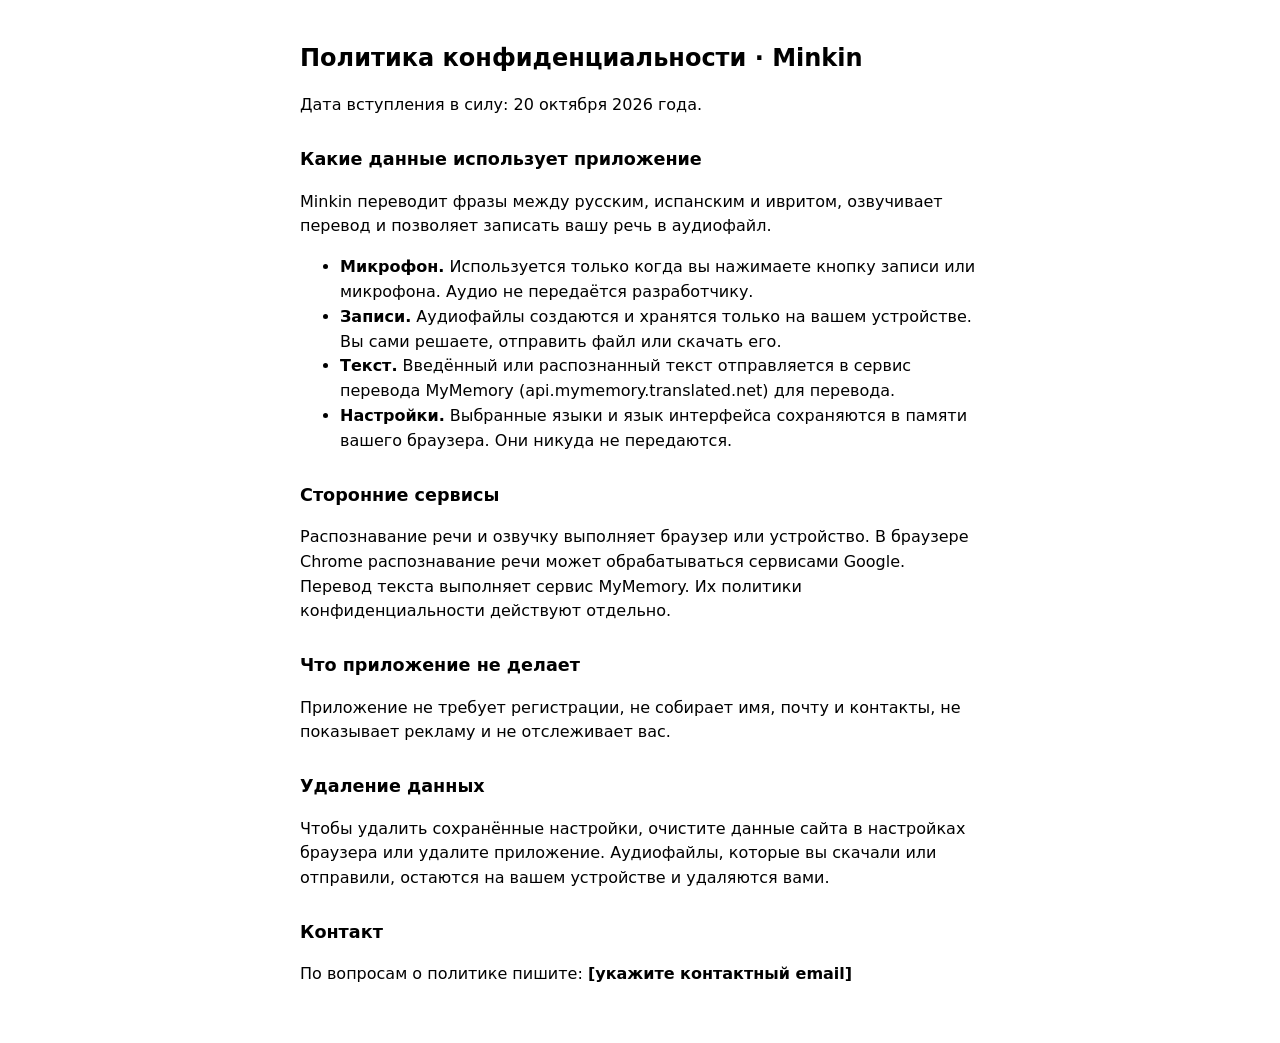
<file: privacy.html>
<!doctype html>
<html lang="ru">
<head>
<meta charset="utf-8">
<meta name="viewport" content="width=device-width, initial-scale=1">
<title>Политика конфиденциальности · Minkin</title>
<style>
  :root { color-scheme: light dark; }
  body { margin: 0; font-family: system-ui, -apple-system, 'Segoe UI', Roboto, sans-serif; line-height: 1.55; }
  main { max-width: 680px; margin: 0 auto; padding: 24px max(16px, env(safe-area-inset-left, 0px)) 40px; }
  h1 { font-size: 1.5rem; }
  h2 { font-size: 1.1rem; margin-top: 1.6em; }
  a { color: #d6336c; }
</style>
</head>
<body>
<main>
  <h1>Политика конфиденциальности · Minkin</h1>
  <p>Дата вступления в силу: 20 октября 2026 года.</p>

  <h2>Какие данные использует приложение</h2>
  <p>Minkin переводит фразы между русским, испанским и ивритом, озвучивает перевод и позволяет записать вашу речь в аудиофайл.</p>
  <ul>
    <li><strong>Микрофон.</strong> Используется только когда вы нажимаете кнопку записи или микрофона. Аудио не передаётся разработчику.</li>
    <li><strong>Записи.</strong> Аудиофайлы создаются и хранятся только на вашем устройстве. Вы сами решаете, отправить файл или скачать его.</li>
    <li><strong>Текст.</strong> Введённый или распознанный текст отправляется в сервис перевода MyMemory (api.mymemory.translated.net) для перевода.</li>
    <li><strong>Настройки.</strong> Выбранные языки и язык интерфейса сохраняются в памяти вашего браузера. Они никуда не передаются.</li>
  </ul>

  <h2>Сторонние сервисы</h2>
  <p>Распознавание речи и озвучку выполняет браузер или устройство. В браузере Chrome распознавание речи может обрабатываться сервисами Google. Перевод текста выполняет сервис MyMemory. Их политики конфиденциальности действуют отдельно.</p>

  <h2>Что приложение не делает</h2>
  <p>Приложение не требует регистрации, не собирает имя, почту и контакты, не показывает рекламу и не отслеживает вас.</p>

  <h2>Удаление данных</h2>
  <p>Чтобы удалить сохранённые настройки, очистите данные сайта в настройках браузера или удалите приложение. Аудиофайлы, которые вы скачали или отправили, остаются на вашем устройстве и удаляются вами.</p>

  <h2>Контакт</h2>
  <p>По вопросам о политике пишите: <strong>[укажите контактный email]</strong></p>
</main>
</body>
</html>
</file>
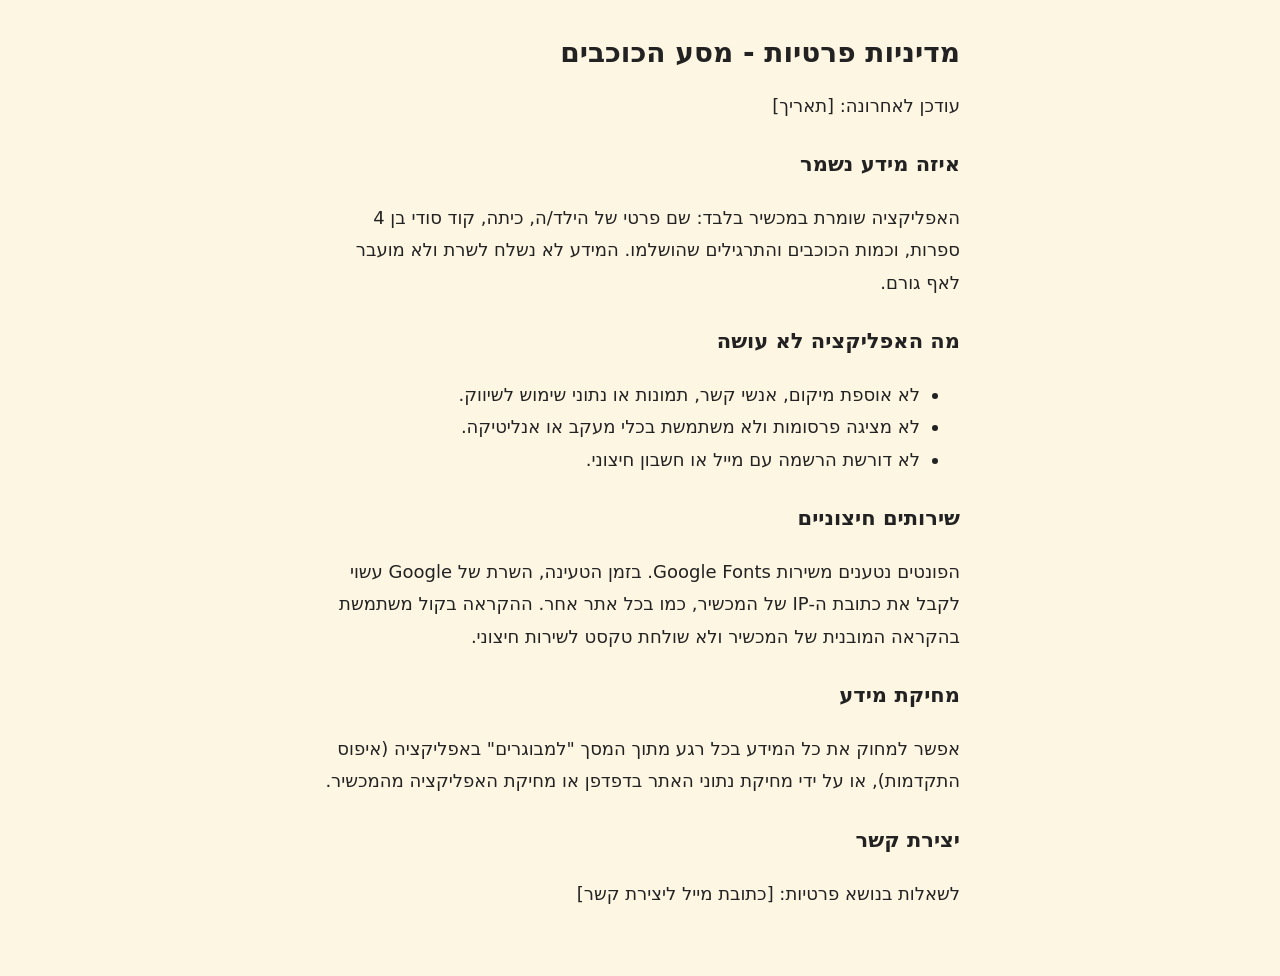
<file: tagbur/privacy.html>
<!doctype html>
<html lang="he" dir="rtl">
<head>
<meta charset="utf-8">
<meta name="viewport" content="width=device-width,initial-scale=1">
<title>מדיניות פרטיות - מסע הכוכבים</title>
<style>
body{margin:0;background:#fdf6e3;color:#222;font:18px/1.8 system-ui,sans-serif}
main{max-width:640px;margin:0 auto;padding:16px 16px 48px}
h1{font-size:28px;line-height:1.3}
h2{font-size:21px;margin-top:24px}
</style>
</head>
<body>
<main>
<h1>מדיניות פרטיות - מסע הכוכבים</h1>
<p>עודכן לאחרונה: [תאריך]</p>

<h2>איזה מידע נשמר</h2>
<p>האפליקציה שומרת במכשיר בלבד: שם פרטי של הילד/ה, כיתה, קוד סודי בן 4 ספרות, וכמות הכוכבים והתרגילים שהושלמו. המידע לא נשלח לשרת ולא מועבר לאף גורם.</p>

<h2>מה האפליקציה לא עושה</h2>
<ul>
<li>לא אוספת מיקום, אנשי קשר, תמונות או נתוני שימוש לשיווק.</li>
<li>לא מציגה פרסומות ולא משתמשת בכלי מעקב או אנליטיקה.</li>
<li>לא דורשת הרשמה עם מייל או חשבון חיצוני.</li>
</ul>

<h2>שירותים חיצוניים</h2>
<p>הפונטים נטענים משירות Google Fonts. בזמן הטעינה, השרת של Google עשוי לקבל את כתובת ה-IP של המכשיר, כמו בכל אתר אחר. ההקראה בקול משתמשת בהקראה המובנית של המכשיר ולא שולחת טקסט לשירות חיצוני.</p>

<h2>מחיקת מידע</h2>
<p>אפשר למחוק את כל המידע בכל רגע מתוך המסך "למבוגרים" באפליקציה (איפוס התקדמות), או על ידי מחיקת נתוני האתר בדפדפן או מחיקת האפליקציה מהמכשיר.</p>

<h2>יצירת קשר</h2>
<p>לשאלות בנושא פרטיות: [כתובת מייל ליצירת קשר]</p>
</main>
</body>
</html>
</file>
<file: docs/style.css>
:root {
  --bg: #f4f5f7; --card: #ffffff; --ink: #14171c; --muted: #5d6673; --line: #dfe3e8;
  --accent: #1f5fae; --accent-ink: #ffffff; --good: #0b7a2b; --bad: #b3261e; --warn-bg: #fff4d6; --warn-ink: #6b4a00;
  --bad-bg: #fde7e5; --ok-bg: #e3f4e7; --info-bg: #e6eefb; --bar: #2a78d6;
}
@media (prefers-color-scheme: dark) {
  :root {
    --bg: #111418; --card: #1b2026; --ink: #eef0f3; --muted: #9aa4b1; --line: #2c333c;
    --accent: #5b9bea; --accent-ink: #0b0f14; --good: #55c779; --bad: #ff8a80; --warn-bg: #3a2f10; --warn-ink: #ffd98a;
    --bad-bg: #3d1b19; --ok-bg: #15301c; --info-bg: #17263d; --bar: #3987e5;
  }
}
* { box-sizing: border-box; }
html { -webkit-text-size-adjust: 100%; }
body { margin: 0; background: var(--bg); color: var(--ink); font: 16px/1.45 system-ui, -apple-system, "Segoe UI", Roboto, sans-serif; }
main { max-width: 640px; margin: 0 auto; padding: 16px 16px calc(88px + env(safe-area-inset-bottom)); }
h1 { font-size: 1.45rem; margin: 4px 0 12px; }
h2 { font-size: 1.1rem; margin: 20px 0 8px; }
p { margin: 8px 0; }
a { color: var(--accent); }
.muted { color: var(--muted); font-size: .88rem; }
.center { text-align: center; }
.card { background: var(--card); border: 1px solid var(--line); border-radius: 14px; padding: 14px; margin: 10px 0; }
.big { font-size: 1.9rem; font-weight: 650; letter-spacing: -.01em; line-height: 1.15; font-variant-numeric: tabular-nums; }
.row { display: flex; justify-content: space-between; gap: 12px; align-items: baseline; }
.row > :last-child { text-align: right; font-variant-numeric: tabular-nums; white-space: nowrap; }
.grid2 { display: grid; grid-template-columns: 1fr 1fr; gap: 10px; }
.good { color: var(--good); } .bad { color: var(--bad); }
.note { border-radius: 12px; padding: 10px 12px; margin: 10px 0; font-size: .93rem; }
.note.warn { background: var(--warn-bg); color: var(--warn-ink); }
.note.bad { background: var(--bad-bg); color: var(--bad); }
.note.ok { background: var(--ok-bg); color: var(--good); }
.note.info { background: var(--info-bg); }
label { display: block; font-size: .88rem; color: var(--muted); margin: 12px 0 4px; }
input, select, textarea, button { font: inherit; color: inherit; }
input, select, textarea { width: 100%; padding: 12px; border: 1px solid var(--line); border-radius: 10px; background: var(--card); min-height: 48px; }
input:focus, select:focus, textarea:focus, button:focus-visible { outline: 2px solid var(--accent); outline-offset: 1px; }
button { min-height: 48px; padding: 10px 16px; border-radius: 10px; border: 1px solid var(--line); background: var(--card); cursor: pointer; }
button.primary { background: var(--accent); color: var(--accent-ink); border-color: var(--accent); font-weight: 600; width: 100%; margin-top: 14px; }
button.danger { color: var(--bad); border-color: var(--bad); }
button.wide { width: 100%; margin-top: 10px; }
button:disabled { opacity: .5; }
.seg { display: flex; gap: 6px; overflow-x: auto; padding: 2px 0 6px; }
.seg button { min-height: 40px; padding: 6px 12px; white-space: nowrap; border-radius: 20px; font-size: .92rem; }
.seg button[aria-pressed="true"] { background: var(--accent); color: var(--accent-ink); border-color: var(--accent); }
.bar-row { margin: 10px 0; }
.bar { height: 8px; border-radius: 4px; background: var(--line); overflow: hidden; margin-top: 4px; }
.bar > i { display: block; height: 100%; background: var(--bar); border-radius: 4px; }
.bar.over > i { background: var(--bad); }
details { border-top: 1px solid var(--line); padding: 10px 0; }
details:first-of-type { border-top: 0; }
summary { cursor: pointer; list-style: none; }
summary::-webkit-details-marker { display: none; }
.lot { font-size: .9rem; padding: 8px 0 0 10px; border-left: 3px solid var(--line); margin-top: 8px; }
.menu a { display: flex; justify-content: space-between; padding: 14px 4px; border-top: 1px solid var(--line); text-decoration: none; color: inherit; }
.menu a:first-child { border-top: 0; }
.tag { display: inline-block; font-size: .75rem; padding: 2px 8px; border-radius: 10px; background: var(--info-bg); margin-left: 6px; white-space: nowrap; }
nav { position: fixed; left: 0; right: 0; bottom: 0; background: var(--card); border-top: 1px solid var(--line); display: flex; padding-bottom: env(safe-area-inset-bottom); z-index: 5; }
nav[hidden] { display: none; }
nav a { flex: 1; text-align: center; padding: 8px 2px 10px; text-decoration: none; color: var(--muted); font-size: .72rem; min-height: 56px; }
nav a span { display: block; font-size: 1.35rem; line-height: 1.3; }
nav a[aria-current="page"] { color: var(--accent); font-weight: 600; }
#toast { position: fixed; left: 16px; right: 16px; bottom: calc(76px + env(safe-area-inset-bottom)); max-width: 608px; margin: 0 auto; background: var(--ink); color: var(--bg); padding: 12px 14px; border-radius: 12px; opacity: 0; transition: opacity .2s; pointer-events: none; z-index: 10; }
#toast.show { opacity: 1; }
.foot { margin-top: 24px; font-size: .8rem; color: var(--muted); }
table { width: 100%; border-collapse: collapse; font-size: .9rem; }
td, th { padding: 6px 4px; border-bottom: 1px solid var(--line); text-align: left; }
td:last-child, th:last-child { text-align: right; font-variant-numeric: tabular-nums; }
</file>
